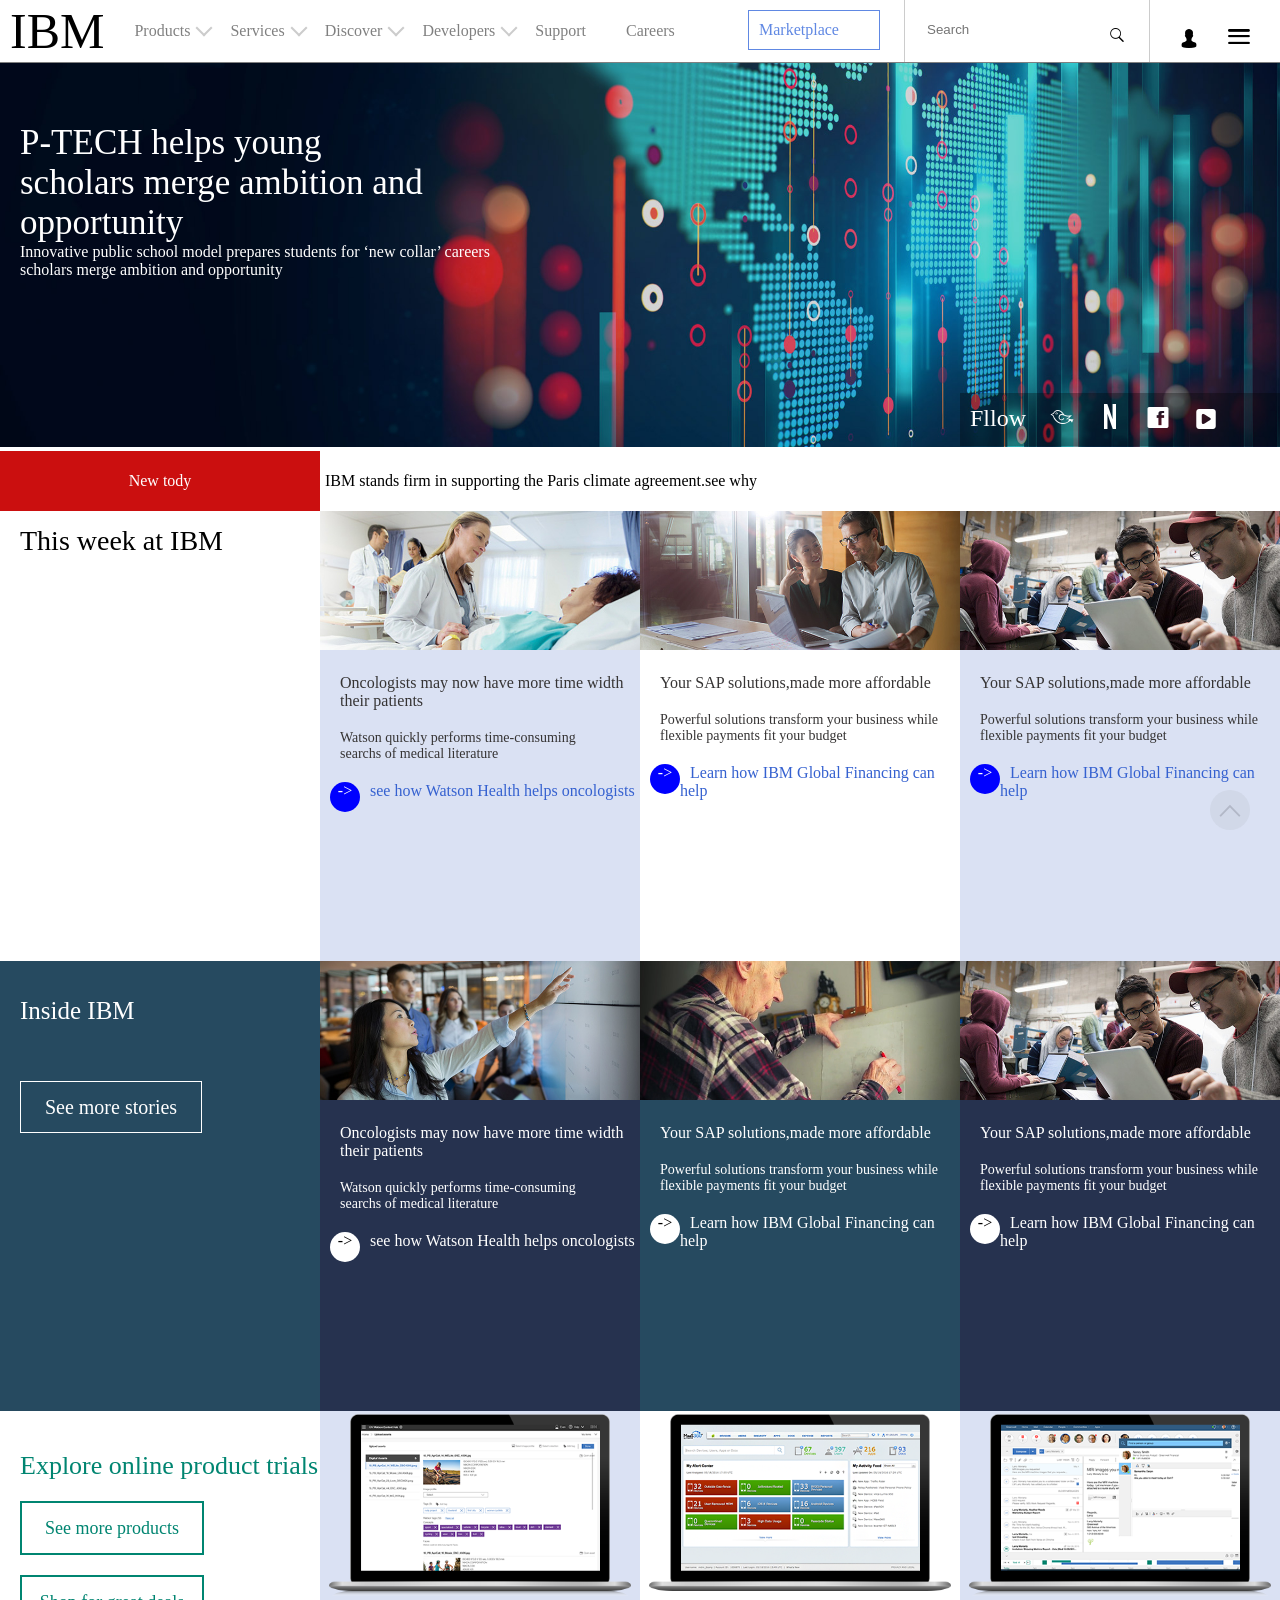
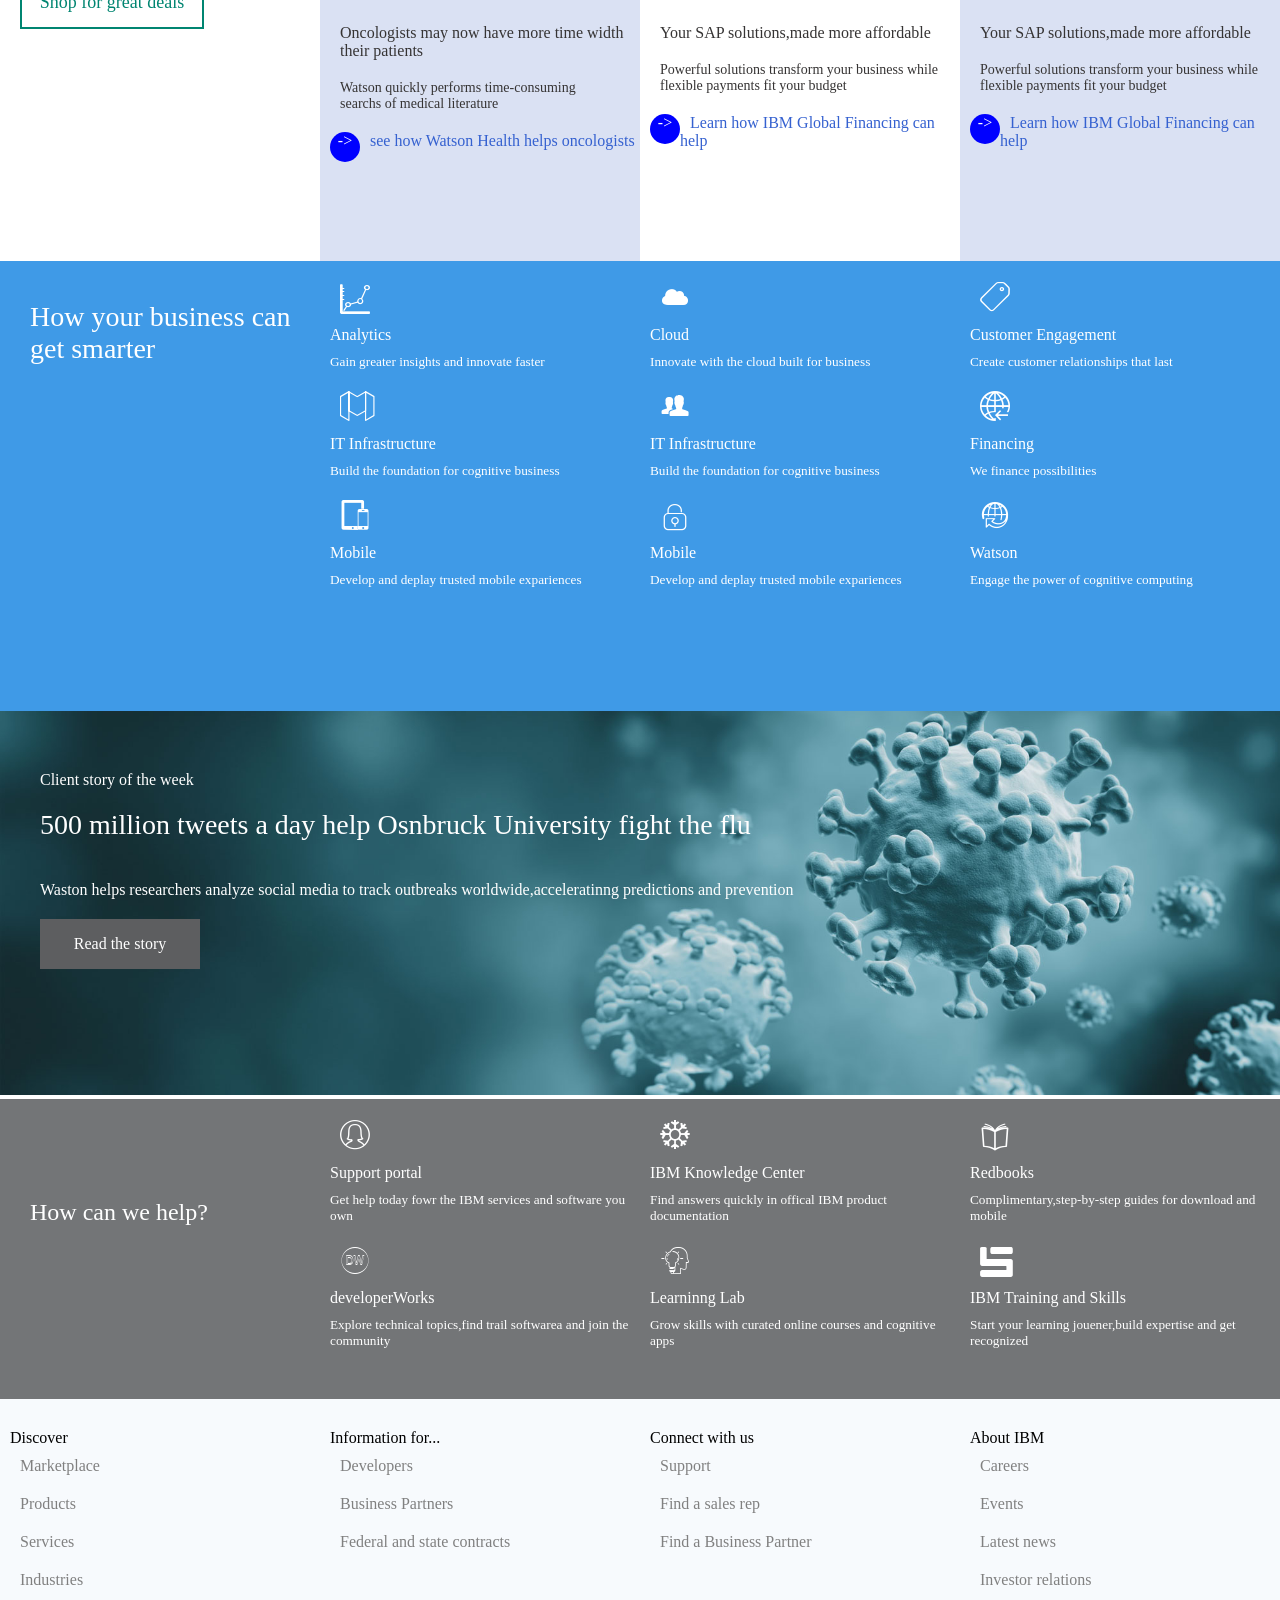
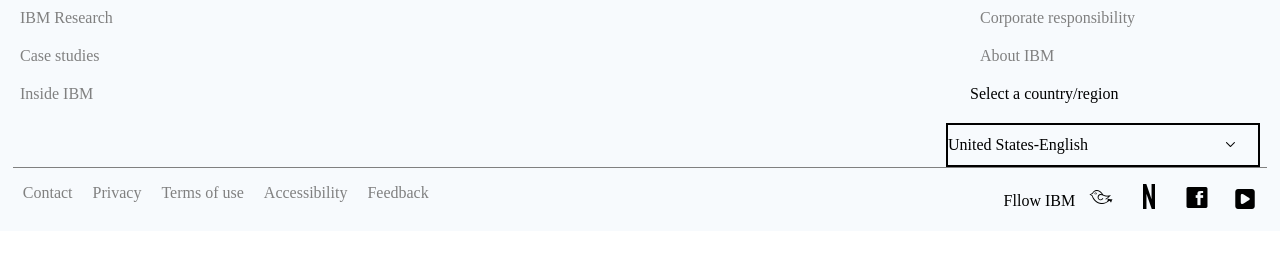
<file: index.html>
<!DOCTYPE html>
<html>
<head>
	<meta charset="utf-8">
	<meta http-equiv="X-UA-Compatible" content="IE=edge">
	<title></title>
	<link rel="stylesheet" href="css/IBM.css">
	<link rel="stylesheet" type="text/css" href="icfont/iconfont.css">
	<script src="js/jquery-1.11.3.js"></script>
	<script src="js/IBM.js"></script>
</head>
<body>
	<!-- 头部 -->
		<div class="heading">
			<h1>IBM</h1>
			<ul class="nav">
				<li>
					<a href="">Products</a>				
					<p></p>
				</li>
				<li>
					<a href="">Services</a>
					<p></p>
				</li><li>
					<a href="">Discover</a>
					<p></p>
				</li>
				<li>
					<a href="">Developers</a>
					<p></p>
				</li>
				<li>
					<a href="">Support</a>
				</li>
				<li>
					<a href="">Careers</a>
				</li>
			</ul>
			<div class="mark">Marketplace</div>
			<div class="search">
			  <input type="text" placeholder="Search">
				<div class="icon">&#xe634;</div>		
			</div>			
			<div class="icon1">&#xe61b;</div>	
			<div class="icon2">&#xe6f4;</div>			
			<ul class="login">
				<li>My IBM</li>
				<li>Sign in</li>
			</ul>
			<ul class="navList">
				<li>Case studies</li>
				<li>Inside IBM</li>
				<li>Industries</li>
				<li>Latest news</li>
				<li>Latest news</li>
			</ul>														
		</div>
		<div class="banner">			
			<div class="banImage">
				<img src="image/banner.jpg" alt="">
			</div>
			<div class="banWord">
				<h2>P-TECH helps young </h2>
				<h3>scholars merge ambition and opportunity</h3>
				<h4>Innovative public school model prepares students for ‘new collar’ careers</h4>	
				<h4>scholars merge ambition and opportunity</h4>					
			</div>
			<div class="banIcon">
				<span>Fllow</span>		
				<span>&#xe621;</span>		
				<span>&#xe62d;</span>		
				<span>&#xe661;</span>		
				<span>&#xe612;</span>		
			</div>		
		</div>
		<div class="today">
			<div class="dayLeft">New tody</div>
			<div class="dayRight">IBM stands firm in supporting the Paris climate agreement.see why</div>						
		</div>
		<div class="weekly">
			<div class="weeklyL">
				<p>This week at IBM</p>
			</div>
			<div class="weeklyC">
				<div><img src="image/patients.jpg" alt=""></div>
				<h4>Oncologists may now have more time width their patients</h4>
				<h5>Watson quickly performs time-consuming searchs of medical literature</h5>
				<div class="sign">-></div>
				<span>see how Watson Health helps oncologists</span>				
			</div>
			<div class="weeklyC">
				<div><img src="image/sap.jpg" alt=""></div>
				<h4>Your SAP solutions,made more affordable</h4>
				<h5>Powerful solutions transform your business while flexible payments fit your budget</h5>
				<div class="sign">-></div>
				<span>Learn how IBM Global Financing can help</span>				
			</div>			
			<div class="weeklyC">
				<div><img src="image/deve.jpg" alt=""></div>
				<h4>Your SAP solutions,made more affordable</h4>
				<h5>Powerful solutions transform your business while flexible payments fit your budget</h5>
				<div class="sign">-></div>
				<span>Learn how IBM Global Financing can help</span>
				
			</div>
		</div>
		<div class="inIbm">
			<div class="inibmL">
				<h5>Inside IBM</h5>
				<p>See more stories</p>
			</div>
			<div class="inibmC">
				<div><img src="image/digital.jpg" alt=""></div>
				<h4>Oncologists may now have more time width their patients</h4>
				<h5>Watson quickly performs time-consuming searchs of medical literature</h5>
				<div class="sign">-></div>
				<span>see how Watson Health helps oncologists</span>				
			</div>
			<div class="inibmC">
				<div><img src="image/disdease.jpg" alt=""></div>
				<h4>Your SAP solutions,made more affordable</h4>
				<h5>Powerful solutions transform your business while flexible payments fit your budget</h5>
				<div class="sign">-></div>
				<span>Learn how IBM Global Financing can help</span>				
			</div>			
			<div class="inibmC">
				<div><img src="image/deve.jpg" alt=""></div>
				<h4>Your SAP solutions,made more affordable</h4>
				<h5>Powerful solutions transform your business while flexible payments fit your budget</h5>
				<div class="sign">-></div>
				<span>Learn how IBM Global Financing can help</span>
				
			</div>
		</div>
		<div class="imbProduct">
			<div class="imbProL">
				<h2>Explore online  product trials</h2>
				<p>See more products</p>
				<p>Shop for great deals</p>
			</div>
			<div class="imbProC">
				<div><img src="image/TV1.png" alt=""></div>
				<h4>Oncologists may now have more time width their patients</h4>
				<h5>Watson quickly performs time-consuming searchs of medical literature</h5>
				<div class="sign">-></div>
				<span>see how Watson Health helps oncologists</span>				
			</div>
			<div class="imbProC">
				<div><img src="image/TV2.png" alt=""></div>
				<h4>Your SAP solutions,made more affordable</h4>
				<h5>Powerful solutions transform your business while flexible payments fit your budget</h5>
				<div class="sign">-></div>
				<span>Learn how IBM Global Financing can help</span>				
			</div>			
			<div class="imbProC">
				<div><img src="image/TV3.png" alt=""></div>
				<h4>Your SAP solutions,made more affordable</h4>
				<h5>Powerful solutions transform your business while flexible payments fit your budget</h5>
				<div class="sign">-></div>
				<span>Learn how IBM Global Financing can help</span>				
			</div>
		</div>
		<div class="ibmBusiness">
			<div class="ibmBusL">
				<h2>How your business can get smarter</h2>
			</div>
			<div class="ibmBus-list">
				<p class="Ana">&#xe60b;</p>
				<h4><a>Analytics</a></h4>
				<h5>Gain greater insights and innovate faster</h5>
				<p class="Ana">&#xe624;</p>
				<h4><a>IT Infrastructure</a></h4>
				<h5>Build the foundation for cognitive business</h5>
				<p class="Ana">&#xe6d6;</p>
				<h4><a>Mobile</a></h4>
				<h5>Develop and deplay trusted mobile expariences</h5>
			</div>
			<div class="ibmBus-list">
				<p class="Ana">&#xe61c;</p>
				<h4><a>Cloud</a></h4>
				<h5>Innovate with the cloud built for business</h5>
				<p class="Ana">&#xe60a;</p>
				<h4><a>IT Infrastructure</a></h4>
				<h5>Build the foundation for cognitive business</h5>
				<p class="Ana">&#xe666;</p>
				<h4><a>Mobile</a></h4>
				<h5>Develop and deplay trusted mobile expariences</h5>
			</div>
			<div class="ibmBus-list">
				<p class="Ana">&#xe629;</p>
				<h4><a>Customer Engagement</a></h4>
				<h5>Create customer relationships that last</h5>
				<p class="Ana">&#xe625;</p>
				<h4><a>Financing</a></h4>
				<h5>We finance possibilities</h5>
				<p class="Ana">&#xe61a;</p>
				<h4><a>Watson</a></h4>
				<h5>Engage the power of cognitive computing</h5>
			</div>
		</div>
		<div class="banner2">			
			<div class="banImage2">
				<img src="image/story.jpg" alt="">
			</div>
			<div class="banWord2">
				<h4>Client story of the week</h4>
				<h2>500 million tweets a day help Osnbruck University fight the flu</h2>
				<h3>Waston helps researchers analyze social media to track outbreaks worldwide,acceleratinng predictions and prevention</h3>
				<p>Read the story</p>			
			</div>
		</div>
		<div class="ibmHlep">
			<div class="ibmHlepL">
				<h2>How can we help?</h2>
			</div>
			<div class="ibmHlep-list">
				<p class="Ana">&#xe6cd;</p>
				<h4><a>Support portal</a></h4>
				<h5>Get help today fowr the IBM services and software you own</h5>
				<p class="Ana">&#xe611;</p>
				<h4><a>developerWorks</a></h4>
				<h5>Explore technical topics,find trail softwarea and join the community</h5>
			</div>
			<div class="ibmHlep-list">
				<p class="Ana">&#xe692;</p>
				<h4><a>IBM Knowledge Center</a></h4>
				<h5>Find answers quickly in offical IBM product documentation</h5>
				<p class="Ana">&#xe609;</p>
				<h4><a>Learninng Lab</a></h4>
				<h5>Grow skills with curated online courses and cognitive apps</h5>
			</div>
			<div class="ibmHlep-list">
				<p class="Ana">&#xe667;</p>
				<h4><a>Redbooks</a></h4>
				<h5>Complimentary,step-by-step guides for download and mobile</h5>
				<p class="Ana">&#xe648;</p>
				<h4><a>IBM Training and Skills</a></h4>
				<h5>Start your learning jouener,build expertise and get recognized</h5>
			</div>
		</div>
		<div class="bottomNav">
			<div class="bottomList">
				<ul>Discover
					<li><a href="">Marketplace</a></li>
					<li><a href="">Products</a></li>
					<li><a href="">Services</a></li>
					<li><a href="">Industries</a></li>
					<li><a href="">IBM Research</a></li>
					<li><a href="">Case studies</a></li>
					<li><a href="">Inside IBM</a></li>
				</ul>	
			</div>
			<div class="bottomList">
				<ul>Information for...
					<li><a href="">Developers</a></li>
					<li><a href="">Business Partners</a></li>
					<li><a href="">Federal and state contracts</a></li>
				</ul>	
			</div>
			<div class="bottomList">
				<ul>Connect with us
					<li><a href="">Support</a></li>
					<li><a href="">Find a sales rep</a></li>
					<li><a href="">Find a Business Partner</a></li>
				</ul>	
			</div>
			<div class="bottomList">
				<ul>About IBM
					<li><a href="">Careers</a></li>
					<li><a href="">Events</a></li>
					<li><a href="">Latest news</a></li>
					<li><a href="">Investor relations</a></li>
					<li><a href="">Corporate responsibility</a></li>
					<li><a href="">About IBM</a></li>
				</ul>
				<div>Select a country/region</div>							
		<!-- 底部的输入框		 -->
			<div class="box">
				<div class="select">
					<input type="text" name="">
					<ul>
						<li>United States-English</li>
						<li>Spanish</li>
						<li>Uzbek</li>
						<li>French</li>
						<li>Spanish</li>
						<li>Uzbek</li>
						<li>French</li>
					</ul>
				</div>
				<div class="content">
					<p>
						<span class="text">United States-English</span> <span class="iconfont-arrow ">&#xe664;</span>
					</p>
				</div>
			</div>								
		</div>			
			
		<div class=footerList>
			<ul>
				<li><a href="">Contact</a></li>
				<li><a href="">Privacy</a></li>
				<li><a href="">Terms of use</a></li>
				<li><a href="">Accessibility</a></li>
				<li><a href="">Feedback</a></li>
			</ul>
			<div class="footIcon">
				<a>Fllow IBM</a>			
				<span>&#xe621;</span>		
				<span>&#xe62d;</span>		
				<span>&#xe661;</span>		
				<span>&#xe612;</span>		
			</div>		
		</div>
		<!-- 置顶 -->
		<div class="return">&#xe66c;</div>
			 		
	<!-- 遮罩页面 -->
		<div class="page">
			<div class="pageSider">
				<ul class="pageNav_1">Find
					<li>All products</li>				
				</ul>
				<ul class="pageNav_2">Explore
					<li>Analytics</li>
					<li>Cloud</li>
					<li>Waston Customer Engagement</li>
					<li>internet of Things</li>
					<li>industyy solutions</li>
					<li>Moble</li>
					<li>security</li>
					<li>Social</li>
					<li>Waston</li>
					<li>Waston</li>
					<li>Waston</li>
				</ul>
			</div>
			<ul class="flybox">
				<li>
					<div class="pageContent">
						<div class="Content_1">
							<h1><a href="">Analytics</a></h1>
								<p>Support portal</p>
								<h6><a href="">Analytics and data management</a></h6>
								<h6><a href="">industry solutions</a></h6>
								<h6><a href="">Enterprise performance management</a></h6>
								<h6><a href="">Waston Analytics</a></h6>
								<h6><a href="">Cloud data sevices</a></h6>
						</div>				
						<div class="Content_2">
							<h3>Transform financial and operational performance</h3>
							<div><img src="image/protection.jpg" alt=""></div>
							<h4><a href="">Make faster decisions when you automate your manual</a></h4>
							<h5><a href="">processes for planning, budgeting and forecasting</a></h5>
						</div>					
					</div>
				</li>

				<li>
					<div class="pageContent">
						<div class="Content_1">
							<h1><a href="">Discover</a></h1>
							<p>developerWorks</p>
								<h6><a href=""> Federal and state contracts</a></h6>
								<h6><a href="">Business Partners</a></h6>
								<h6><a href="">your business</a></h6>
								<h6><a href="">Developers</a></h6>
								<h6><a href=""> wston club</a></h6>
						</div>				
						<div class="Content_2">
							<h3>Transform financial and operational performance</h3>
							<div><img src="image/deve.jpg" alt=""></div>
							<h4><a href="">Make faster decisions when you automate your manual</a></h4>
							<h5><a href="">processes for planning, budgeting and forecasting</a></h5>
						</div>					
					</div>
				</li>
				<li>
					<div class="pageContent">
						<div class="Content_1">
							<h1><a href="">Products</a></h1>
							<p>Redbooks</p>
							<h6><a href="">Connect with us</a></h6>
							<h6><a href="">Support</a></h6>
							<h6><a href="">Find a sales rep</a></h6>
							<h6><a href="">Waston Analytics</a></h6>
							<h6><a href=""> Find a Business Partner</a></h6>
						</div>				
						<div class="Content_2">
							<h3>Transform financial and operational performance</h3>
							<div><img src="image/disdease.jpg" alt=""></div>
							<h4><a href="">Make faster decisions when you automate your manual</a></h4>
							<h5><a href="">processes for planning, budgeting and forecasting</a></h5>
						</div>					
					</div>
				</li>

				<li>
					<div class="pageContent">
						<div class="Content_1">
							<h1><a href="">Case Studies</a></h1>
							<p>Learning Lap</p>
							<h6><a href=""> Careers </a></h6>
							<h6><a href="">Events</a></h6>
							<h6><a href="">Latest news</a></h6>
							<h6><a href="">Investor relations</a></h6>
							<h6><a href=""> Corporate responsibility</a></h6>
						</div>				
						<div class="Content_2">
							<h3>Transform financial and operational performance</h3>
							<div><img src="image/digital.jpg" alt=""></div>
							<h4><a href="">Make faster decisions when you automate your manual</a></h4>
							<h5><a href="">processes for planning, budgeting and forecasting</a></h5>
						</div>					
					</div>
				</li>

				<li>
					<div class="pageContent">
						<div class="Content_1">
							<h1><a href="">Case Studies</a></h1>
							<p>Customer Engagement</p>
							<h6><a href=""> IBM Research </a></h6>
							<h6><a href="">Inside IBM</a></h6>
							<h6><a href="">Case studies</a></h6>
							<h6><a href="">Investor relations</a></h6>
							<h6><a href=""> Corporate responsibility</a></h6>
							<h6><a href="">Investor relations</a></h6>							
						</div>				
						<div class="Content_2">
							<h3>Transform financial and operational performance</h3>
							<div><img src="image/patients.jpg" alt=""></div>
							<h4><a href="">Make faster decisions when you automate your manual</a></h4>
							<h5><a href="">processes for planning, budgeting and forecasting</a></h5>
						</div>					
					</div>
				</li>

				<li>
					<div class="pageContent">
						<div class="Content_1">
							<h1><a href="">Case Studies</a></h1>
							<p>Customer Engagement</p>
							<h6><a href=""> Investor relations </a></h6>
							<h6><a href="">Inside IBM</a></h6>
							<h6><a href="">Case studies</a></h6>
							<h6><a href="">IBM Research</a></h6>
							<h6><a href=""> Find a sales rep</a></h6>
							<h6><a href="">Corporate responsibility</a></h6>							
						</div>				
						<div class="Content_2">
							<h3>Transform financial and operational performance</h3>
							<div><img src="image/sap.jpg" alt=""></div>
							<h4><a href="">Make faster decisions when you automate your manual</a></h4>
							<h5><a href="">processes for planning, budgeting and forecasting</a></h5>
						</div>					
					</div>
				</li>
			</ul>

			<div class="arrow"></div>		
		</div>
	<!-- 侧边栏 -->
		<div class="sider">
			<div class="siderLeft"></div>
			<div class="sideRight">
				<div class="siderTop">×</div>
				<p>Marketplace</p>
				<div class="list">Products</div>
				<ul class="sec-list">						
					<li><a href="">All products</a></li>
					<li><a href="">Analytics</a></li>
					<li><a href="">Cloud</a></li>
					<li><a href="">Waston Customer Engagement</a></li>
					<li><a href="">internet of Things</a></li>
					<li><a href="">Mo ble</a></li>
					<li><a href="">security</a></li>
					<li><a href="">Social</a></li>
					<li><a href="">Waston</a></li>
				</ul>				
				<div class="list">Services</div>
				<ul class="sec-list">						
					<li><a href="">Business consulting</a></li>
					<li><a href="">Techology services</a></li>
					<li><a href="">Finacing</a></li>
					<li><a href="">Industry</a></li>
					<li><a href="">Training and skills</a></li>	
				</ul>
				<div class="list">Products</div>
				<ul class="sec-list">									
					<li><a href="">Business consulting</a></li>
					<li><a href="">Techology services</a></li>
					<li><a href="">Finacing</a></li>
					<li><a href="">Industry</a></li>
					<li><a href="">Training and skills</a></li>	
				</ul>									
			</div>												
		</div>		
</body>
</html>
</file>
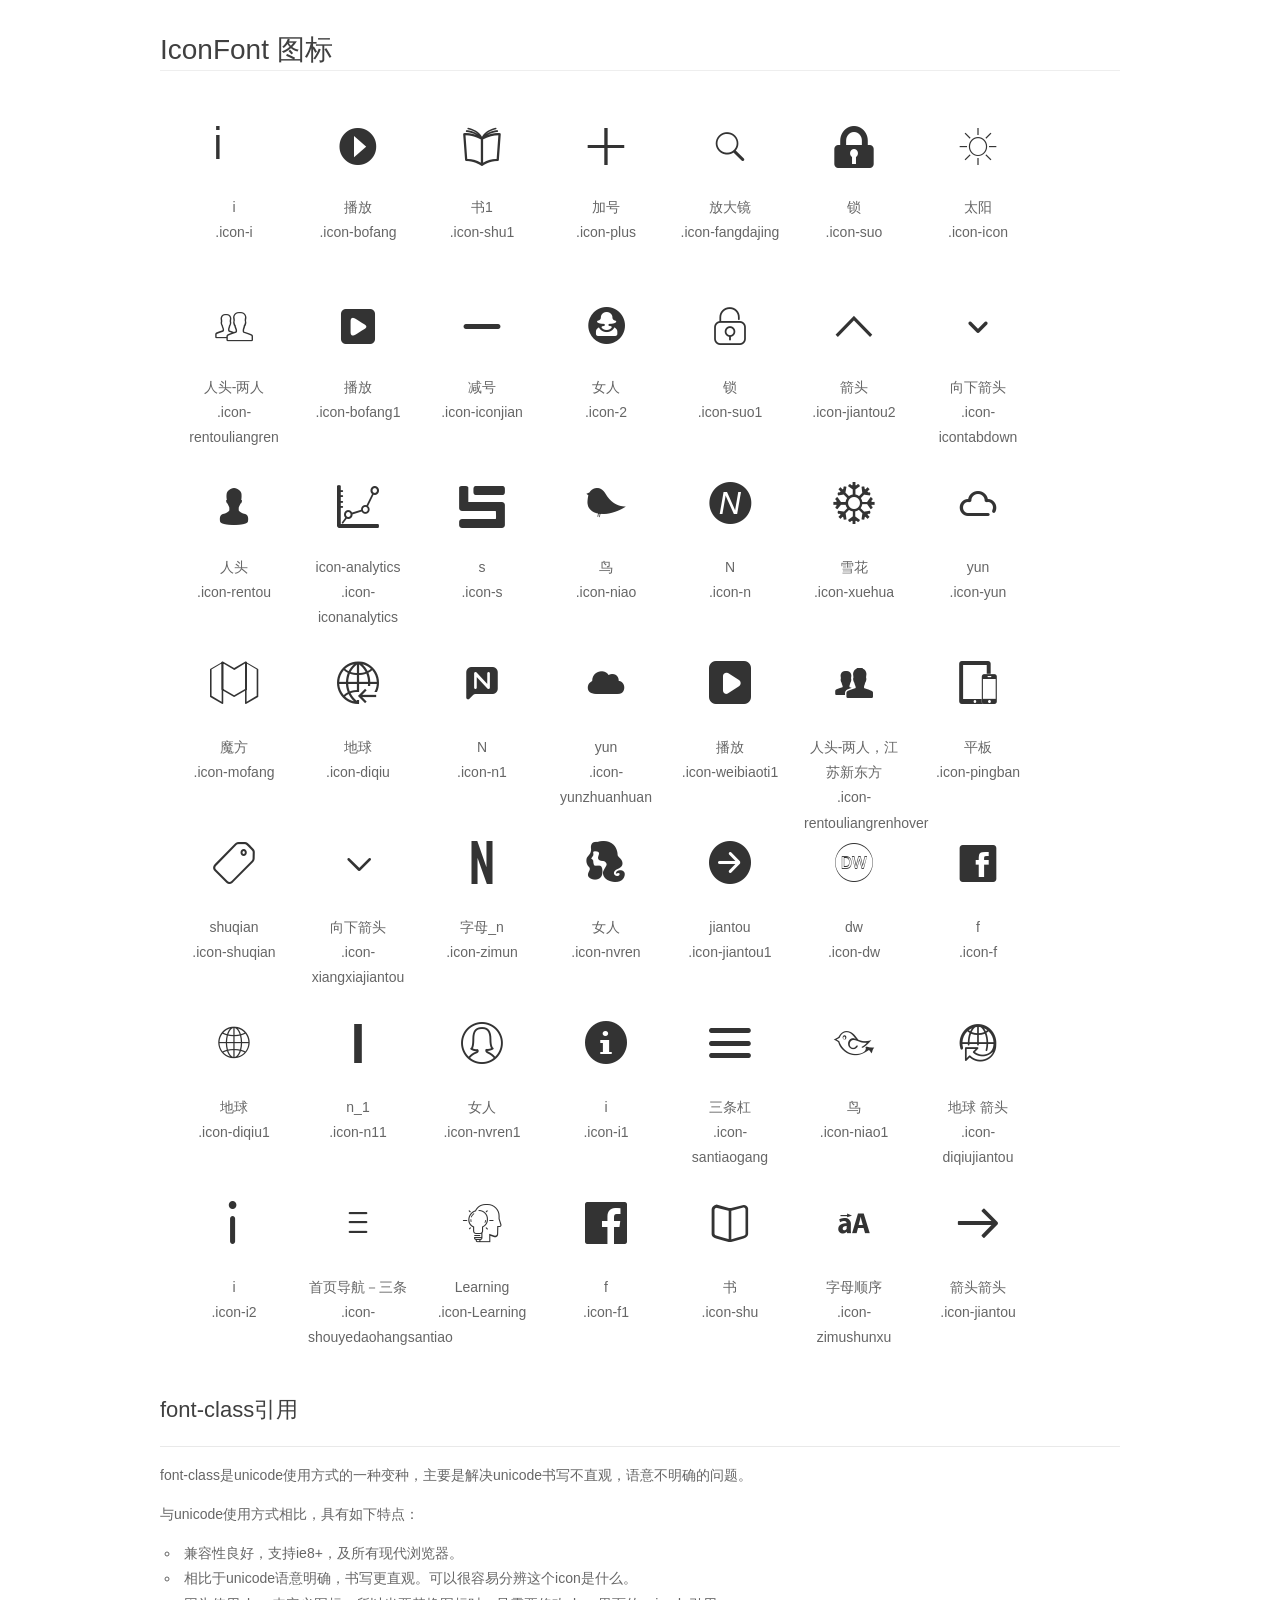
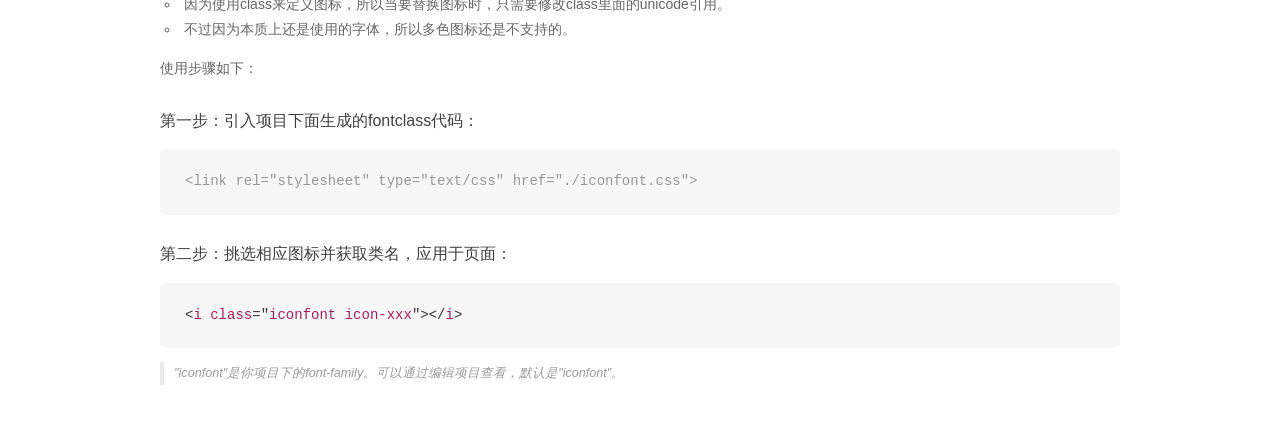
<file: icfont/demo_fontclass.html>
<!DOCTYPE html>
<html>
<head>
    <meta charset="utf-8"/>
    <title>IconFont</title>
    <link rel="stylesheet" href="demo.css">
    <link rel="stylesheet" href="iconfont.css">
</head>
<body>
    <div class="main markdown">
        <h1>IconFont 图标</h1>
        <ul class="icon_lists clear">
            
                <li>
                <i class="icon iconfont icon-i"></i>
                    <div class="name">i</div>
                    <div class="fontclass">.icon-i</div>
                </li>
            
                <li>
                <i class="icon iconfont icon-bofang"></i>
                    <div class="name">播放</div>
                    <div class="fontclass">.icon-bofang</div>
                </li>
            
                <li>
                <i class="icon iconfont icon-shu1"></i>
                    <div class="name">书1</div>
                    <div class="fontclass">.icon-shu1</div>
                </li>
            
                <li>
                <i class="icon iconfont icon-plus"></i>
                    <div class="name">加号</div>
                    <div class="fontclass">.icon-plus</div>
                </li>
            
                <li>
                <i class="icon iconfont icon-fangdajing"></i>
                    <div class="name">放大镜</div>
                    <div class="fontclass">.icon-fangdajing</div>
                </li>
            
                <li>
                <i class="icon iconfont icon-suo"></i>
                    <div class="name">锁</div>
                    <div class="fontclass">.icon-suo</div>
                </li>
            
                <li>
                <i class="icon iconfont icon-icon"></i>
                    <div class="name">太阳</div>
                    <div class="fontclass">.icon-icon</div>
                </li>
            
                <li>
                <i class="icon iconfont icon-rentouliangren"></i>
                    <div class="name">人头-两人</div>
                    <div class="fontclass">.icon-rentouliangren</div>
                </li>
            
                <li>
                <i class="icon iconfont icon-bofang1"></i>
                    <div class="name">播放</div>
                    <div class="fontclass">.icon-bofang1</div>
                </li>
            
                <li>
                <i class="icon iconfont icon-iconjian"></i>
                    <div class="name">减号</div>
                    <div class="fontclass">.icon-iconjian</div>
                </li>
            
                <li>
                <i class="icon iconfont icon-2"></i>
                    <div class="name">女人</div>
                    <div class="fontclass">.icon-2</div>
                </li>
            
                <li>
                <i class="icon iconfont icon-suo1"></i>
                    <div class="name">锁</div>
                    <div class="fontclass">.icon-suo1</div>
                </li>
            
                <li>
                <i class="icon iconfont icon-jiantou2"></i>
                    <div class="name">箭头</div>
                    <div class="fontclass">.icon-jiantou2</div>
                </li>
            
                <li>
                <i class="icon iconfont icon-icontabdown"></i>
                    <div class="name">向下箭头</div>
                    <div class="fontclass">.icon-icontabdown</div>
                </li>
            
                <li>
                <i class="icon iconfont icon-rentou"></i>
                    <div class="name">人头</div>
                    <div class="fontclass">.icon-rentou</div>
                </li>
            
                <li>
                <i class="icon iconfont icon-iconanalytics"></i>
                    <div class="name">icon-analytics</div>
                    <div class="fontclass">.icon-iconanalytics</div>
                </li>
            
                <li>
                <i class="icon iconfont icon-s"></i>
                    <div class="name">s</div>
                    <div class="fontclass">.icon-s</div>
                </li>
            
                <li>
                <i class="icon iconfont icon-niao"></i>
                    <div class="name">鸟</div>
                    <div class="fontclass">.icon-niao</div>
                </li>
            
                <li>
                <i class="icon iconfont icon-n"></i>
                    <div class="name">N</div>
                    <div class="fontclass">.icon-n</div>
                </li>
            
                <li>
                <i class="icon iconfont icon-xuehua"></i>
                    <div class="name">雪花</div>
                    <div class="fontclass">.icon-xuehua</div>
                </li>
            
                <li>
                <i class="icon iconfont icon-yun"></i>
                    <div class="name">yun</div>
                    <div class="fontclass">.icon-yun</div>
                </li>
            
                <li>
                <i class="icon iconfont icon-mofang"></i>
                    <div class="name">魔方</div>
                    <div class="fontclass">.icon-mofang</div>
                </li>
            
                <li>
                <i class="icon iconfont icon-diqiu"></i>
                    <div class="name">地球</div>
                    <div class="fontclass">.icon-diqiu</div>
                </li>
            
                <li>
                <i class="icon iconfont icon-n1"></i>
                    <div class="name">N</div>
                    <div class="fontclass">.icon-n1</div>
                </li>
            
                <li>
                <i class="icon iconfont icon-yunzhuanhuan"></i>
                    <div class="name">yun</div>
                    <div class="fontclass">.icon-yunzhuanhuan</div>
                </li>
            
                <li>
                <i class="icon iconfont icon-weibiaoti1"></i>
                    <div class="name">播放</div>
                    <div class="fontclass">.icon-weibiaoti1</div>
                </li>
            
                <li>
                <i class="icon iconfont icon-rentouliangrenhover"></i>
                    <div class="name">人头-两人，江苏新东方</div>
                    <div class="fontclass">.icon-rentouliangrenhover</div>
                </li>
            
                <li>
                <i class="icon iconfont icon-pingban"></i>
                    <div class="name">平板</div>
                    <div class="fontclass">.icon-pingban</div>
                </li>
            
                <li>
                <i class="icon iconfont icon-shuqian"></i>
                    <div class="name">shuqian</div>
                    <div class="fontclass">.icon-shuqian</div>
                </li>
            
                <li>
                <i class="icon iconfont icon-xiangxiajiantou"></i>
                    <div class="name">向下箭头</div>
                    <div class="fontclass">.icon-xiangxiajiantou</div>
                </li>
            
                <li>
                <i class="icon iconfont icon-zimun"></i>
                    <div class="name">字母_n</div>
                    <div class="fontclass">.icon-zimun</div>
                </li>
            
                <li>
                <i class="icon iconfont icon-nvren"></i>
                    <div class="name">女人</div>
                    <div class="fontclass">.icon-nvren</div>
                </li>
            
                <li>
                <i class="icon iconfont icon-jiantou1"></i>
                    <div class="name">jiantou</div>
                    <div class="fontclass">.icon-jiantou1</div>
                </li>
            
                <li>
                <i class="icon iconfont icon-dw"></i>
                    <div class="name">dw</div>
                    <div class="fontclass">.icon-dw</div>
                </li>
            
                <li>
                <i class="icon iconfont icon-f"></i>
                    <div class="name">f</div>
                    <div class="fontclass">.icon-f</div>
                </li>
            
                <li>
                <i class="icon iconfont icon-diqiu1"></i>
                    <div class="name">地球</div>
                    <div class="fontclass">.icon-diqiu1</div>
                </li>
            
                <li>
                <i class="icon iconfont icon-n11"></i>
                    <div class="name">n_1</div>
                    <div class="fontclass">.icon-n11</div>
                </li>
            
                <li>
                <i class="icon iconfont icon-nvren1"></i>
                    <div class="name">女人</div>
                    <div class="fontclass">.icon-nvren1</div>
                </li>
            
                <li>
                <i class="icon iconfont icon-i1"></i>
                    <div class="name">i</div>
                    <div class="fontclass">.icon-i1</div>
                </li>
            
                <li>
                <i class="icon iconfont icon-santiaogang"></i>
                    <div class="name">三条杠</div>
                    <div class="fontclass">.icon-santiaogang</div>
                </li>
            
                <li>
                <i class="icon iconfont icon-niao1"></i>
                    <div class="name">鸟</div>
                    <div class="fontclass">.icon-niao1</div>
                </li>
            
                <li>
                <i class="icon iconfont icon-diqiujiantou"></i>
                    <div class="name">地球 箭头</div>
                    <div class="fontclass">.icon-diqiujiantou</div>
                </li>
            
                <li>
                <i class="icon iconfont icon-i2"></i>
                    <div class="name">i</div>
                    <div class="fontclass">.icon-i2</div>
                </li>
            
                <li>
                <i class="icon iconfont icon-shouyedaohangsantiao"></i>
                    <div class="name">首页导航－三条</div>
                    <div class="fontclass">.icon-shouyedaohangsantiao</div>
                </li>
            
                <li>
                <i class="icon iconfont icon-Learning"></i>
                    <div class="name">Learning</div>
                    <div class="fontclass">.icon-Learning</div>
                </li>
            
                <li>
                <i class="icon iconfont icon-f1"></i>
                    <div class="name">f</div>
                    <div class="fontclass">.icon-f1</div>
                </li>
            
                <li>
                <i class="icon iconfont icon-shu"></i>
                    <div class="name">书</div>
                    <div class="fontclass">.icon-shu</div>
                </li>
            
                <li>
                <i class="icon iconfont icon-zimushunxu"></i>
                    <div class="name">字母顺序</div>
                    <div class="fontclass">.icon-zimushunxu</div>
                </li>
            
                <li>
                <i class="icon iconfont icon-jiantou"></i>
                    <div class="name">箭头箭头</div>
                    <div class="fontclass">.icon-jiantou</div>
                </li>
            
        </ul>

        <h2 id="font-class-">font-class引用</h2>
        <hr>

        <p>font-class是unicode使用方式的一种变种，主要是解决unicode书写不直观，语意不明确的问题。</p>
        <p>与unicode使用方式相比，具有如下特点：</p>
        <ul>
        <li>兼容性良好，支持ie8+，及所有现代浏览器。</li>
        <li>相比于unicode语意明确，书写更直观。可以很容易分辨这个icon是什么。</li>
        <li>因为使用class来定义图标，所以当要替换图标时，只需要修改class里面的unicode引用。</li>
        <li>不过因为本质上还是使用的字体，所以多色图标还是不支持的。</li>
        </ul>
        <p>使用步骤如下：</p>
        <h3 id="-fontclass-">第一步：引入项目下面生成的fontclass代码：</h3>


        <pre><code class="lang-js hljs javascript"><span class="hljs-comment">&lt;link rel="stylesheet" type="text/css" href="./iconfont.css"&gt;</span></code></pre>
        <h3 id="-">第二步：挑选相应图标并获取类名，应用于页面：</h3>
        <pre><code class="lang-css hljs">&lt;<span class="hljs-selector-tag">i</span> <span class="hljs-selector-tag">class</span>="<span class="hljs-selector-tag">iconfont</span> <span class="hljs-selector-tag">icon-xxx</span>"&gt;&lt;/<span class="hljs-selector-tag">i</span>&gt;</code></pre>
        <blockquote>
        <p>"iconfont"是你项目下的font-family。可以通过编辑项目查看，默认是"iconfont"。</p>
        </blockquote>
    </div>
</body>
</html>
</file>
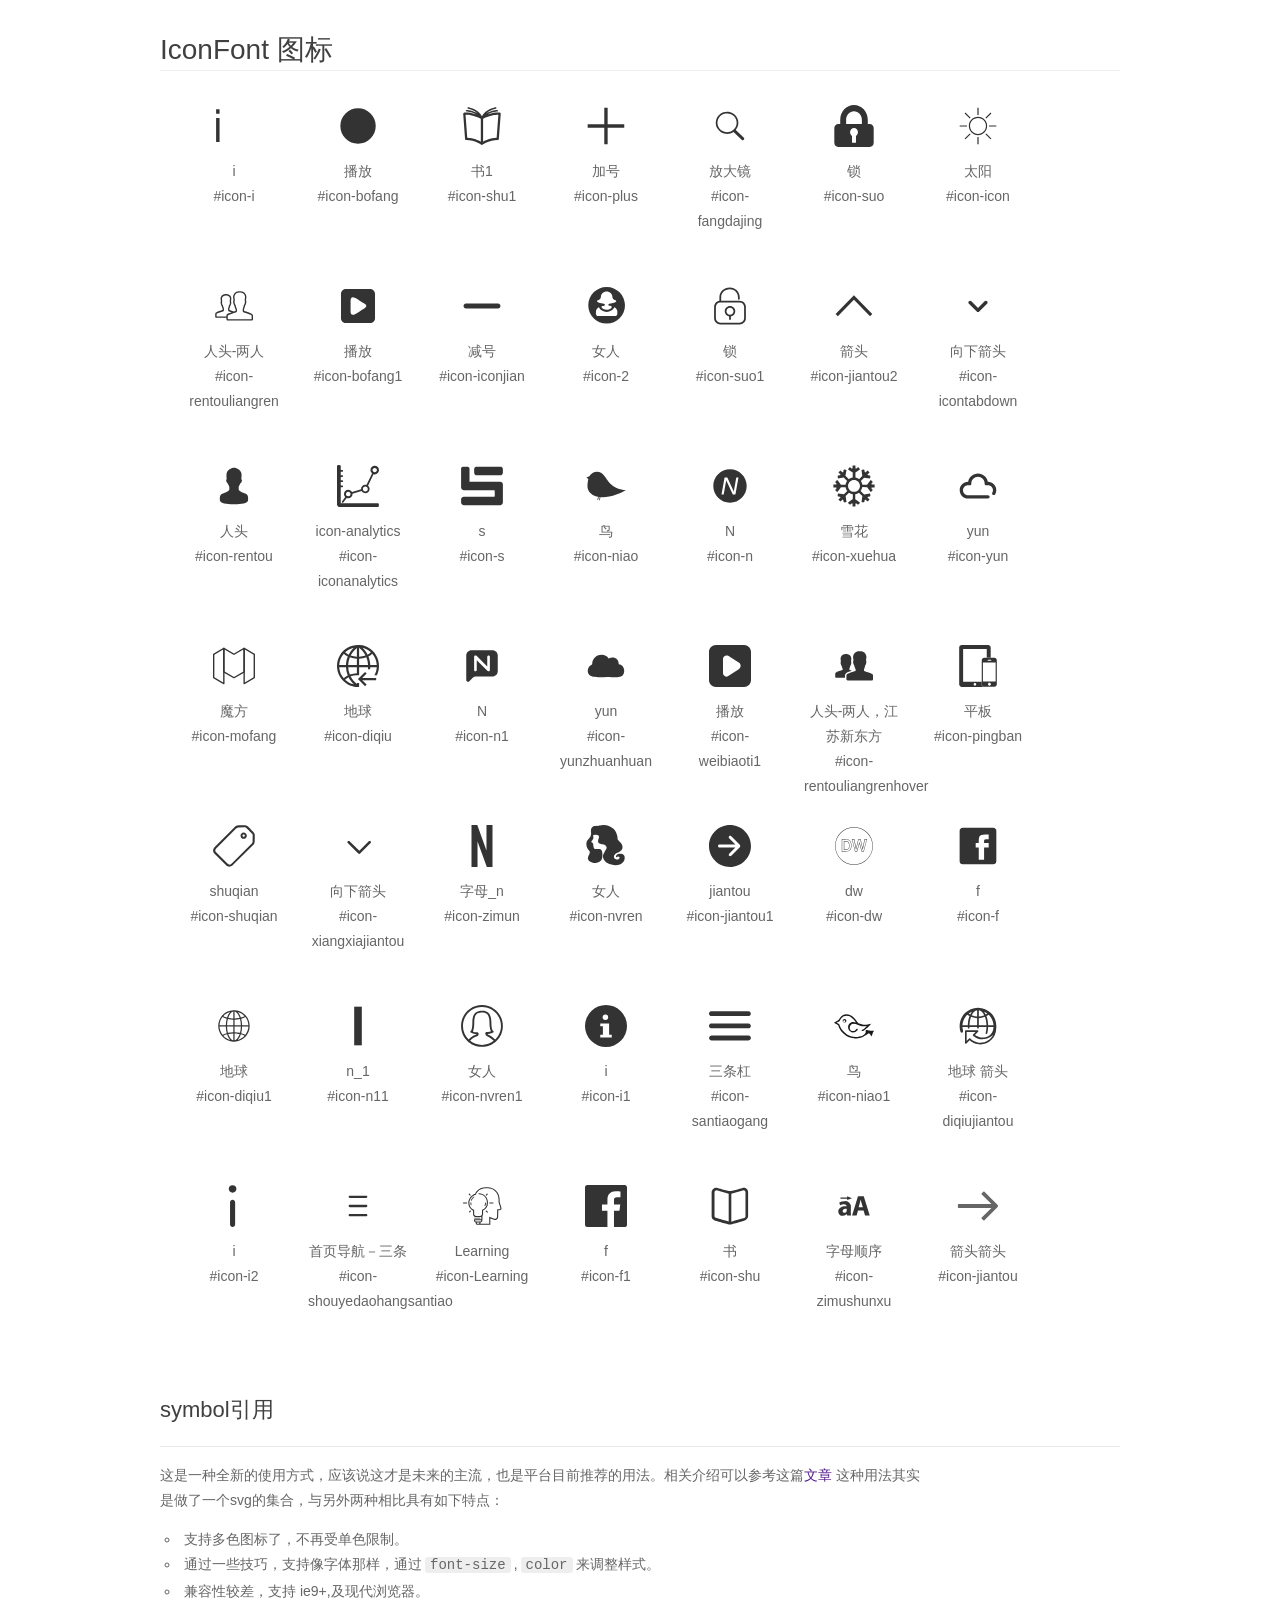
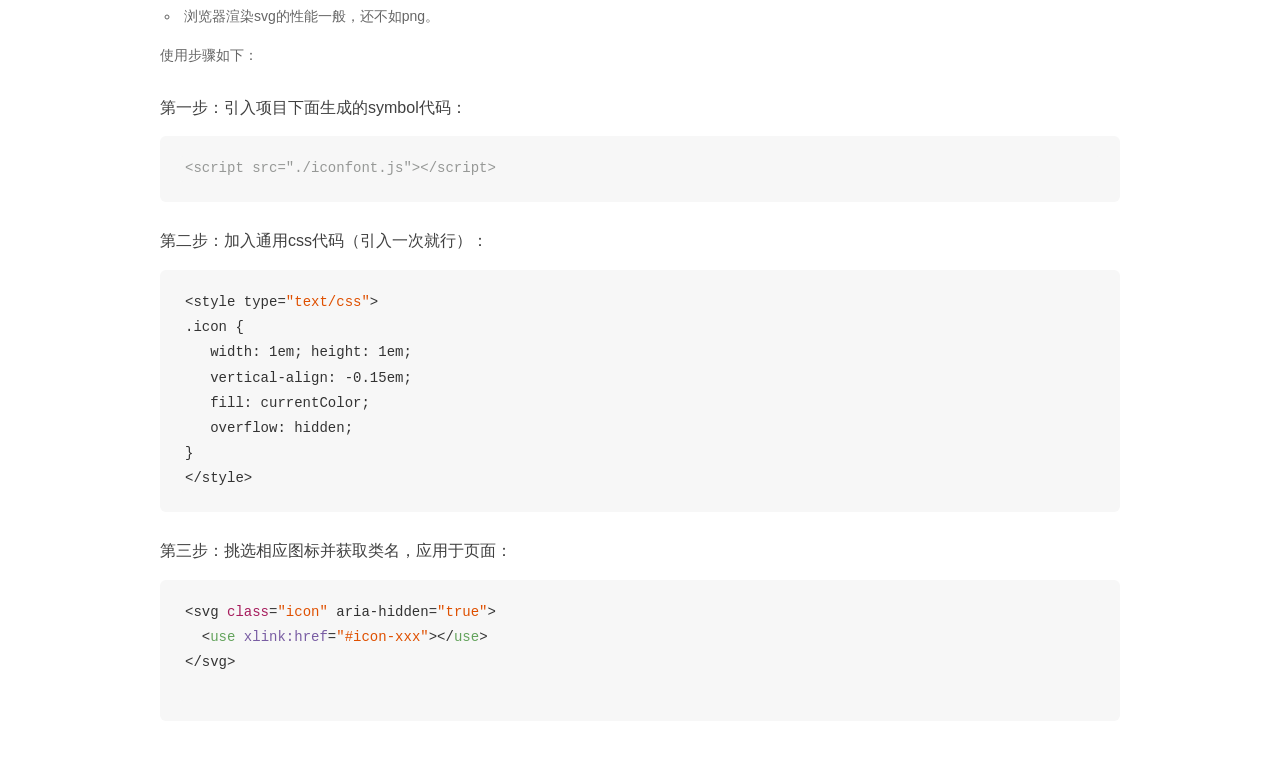
<file: icfont/demo_symbol.html>
<!DOCTYPE html>
<html>
<head>
    <meta charset="utf-8"/>
    <title>IconFont</title>
    <link rel="stylesheet" href="demo.css">
    <script src="iconfont.js"></script>

    <style type="text/css">
        .icon {
          /* 通过设置 font-size 来改变图标大小 */
          width: 1em; height: 1em;
          /* 图标和文字相邻时，垂直对齐 */
          vertical-align: -0.15em;
          /* 通过设置 color 来改变 SVG 的颜色/fill */
          fill: currentColor;
          /* path 和 stroke 溢出 viewBox 部分在 IE 下会显示
             normalize.css 中也包含这行 */
          overflow: hidden;
        }

    </style>
</head>
<body>
    <div class="main markdown">
        <h1>IconFont 图标</h1>
        <ul class="icon_lists clear">
            
                <li>
                    <svg class="icon" aria-hidden="true">
                        <use xlink:href="#icon-i"></use>
                    </svg>
                    <div class="name">i</div>
                    <div class="fontclass">#icon-i</div>
                </li>
            
                <li>
                    <svg class="icon" aria-hidden="true">
                        <use xlink:href="#icon-bofang"></use>
                    </svg>
                    <div class="name">播放</div>
                    <div class="fontclass">#icon-bofang</div>
                </li>
            
                <li>
                    <svg class="icon" aria-hidden="true">
                        <use xlink:href="#icon-shu1"></use>
                    </svg>
                    <div class="name">书1</div>
                    <div class="fontclass">#icon-shu1</div>
                </li>
            
                <li>
                    <svg class="icon" aria-hidden="true">
                        <use xlink:href="#icon-plus"></use>
                    </svg>
                    <div class="name">加号</div>
                    <div class="fontclass">#icon-plus</div>
                </li>
            
                <li>
                    <svg class="icon" aria-hidden="true">
                        <use xlink:href="#icon-fangdajing"></use>
                    </svg>
                    <div class="name">放大镜</div>
                    <div class="fontclass">#icon-fangdajing</div>
                </li>
            
                <li>
                    <svg class="icon" aria-hidden="true">
                        <use xlink:href="#icon-suo"></use>
                    </svg>
                    <div class="name">锁</div>
                    <div class="fontclass">#icon-suo</div>
                </li>
            
                <li>
                    <svg class="icon" aria-hidden="true">
                        <use xlink:href="#icon-icon"></use>
                    </svg>
                    <div class="name">太阳</div>
                    <div class="fontclass">#icon-icon</div>
                </li>
            
                <li>
                    <svg class="icon" aria-hidden="true">
                        <use xlink:href="#icon-rentouliangren"></use>
                    </svg>
                    <div class="name">人头-两人</div>
                    <div class="fontclass">#icon-rentouliangren</div>
                </li>
            
                <li>
                    <svg class="icon" aria-hidden="true">
                        <use xlink:href="#icon-bofang1"></use>
                    </svg>
                    <div class="name">播放</div>
                    <div class="fontclass">#icon-bofang1</div>
                </li>
            
                <li>
                    <svg class="icon" aria-hidden="true">
                        <use xlink:href="#icon-iconjian"></use>
                    </svg>
                    <div class="name">减号</div>
                    <div class="fontclass">#icon-iconjian</div>
                </li>
            
                <li>
                    <svg class="icon" aria-hidden="true">
                        <use xlink:href="#icon-2"></use>
                    </svg>
                    <div class="name">女人</div>
                    <div class="fontclass">#icon-2</div>
                </li>
            
                <li>
                    <svg class="icon" aria-hidden="true">
                        <use xlink:href="#icon-suo1"></use>
                    </svg>
                    <div class="name">锁</div>
                    <div class="fontclass">#icon-suo1</div>
                </li>
            
                <li>
                    <svg class="icon" aria-hidden="true">
                        <use xlink:href="#icon-jiantou2"></use>
                    </svg>
                    <div class="name">箭头</div>
                    <div class="fontclass">#icon-jiantou2</div>
                </li>
            
                <li>
                    <svg class="icon" aria-hidden="true">
                        <use xlink:href="#icon-icontabdown"></use>
                    </svg>
                    <div class="name">向下箭头</div>
                    <div class="fontclass">#icon-icontabdown</div>
                </li>
            
                <li>
                    <svg class="icon" aria-hidden="true">
                        <use xlink:href="#icon-rentou"></use>
                    </svg>
                    <div class="name">人头</div>
                    <div class="fontclass">#icon-rentou</div>
                </li>
            
                <li>
                    <svg class="icon" aria-hidden="true">
                        <use xlink:href="#icon-iconanalytics"></use>
                    </svg>
                    <div class="name">icon-analytics</div>
                    <div class="fontclass">#icon-iconanalytics</div>
                </li>
            
                <li>
                    <svg class="icon" aria-hidden="true">
                        <use xlink:href="#icon-s"></use>
                    </svg>
                    <div class="name">s</div>
                    <div class="fontclass">#icon-s</div>
                </li>
            
                <li>
                    <svg class="icon" aria-hidden="true">
                        <use xlink:href="#icon-niao"></use>
                    </svg>
                    <div class="name">鸟</div>
                    <div class="fontclass">#icon-niao</div>
                </li>
            
                <li>
                    <svg class="icon" aria-hidden="true">
                        <use xlink:href="#icon-n"></use>
                    </svg>
                    <div class="name">N</div>
                    <div class="fontclass">#icon-n</div>
                </li>
            
                <li>
                    <svg class="icon" aria-hidden="true">
                        <use xlink:href="#icon-xuehua"></use>
                    </svg>
                    <div class="name">雪花</div>
                    <div class="fontclass">#icon-xuehua</div>
                </li>
            
                <li>
                    <svg class="icon" aria-hidden="true">
                        <use xlink:href="#icon-yun"></use>
                    </svg>
                    <div class="name">yun</div>
                    <div class="fontclass">#icon-yun</div>
                </li>
            
                <li>
                    <svg class="icon" aria-hidden="true">
                        <use xlink:href="#icon-mofang"></use>
                    </svg>
                    <div class="name">魔方</div>
                    <div class="fontclass">#icon-mofang</div>
                </li>
            
                <li>
                    <svg class="icon" aria-hidden="true">
                        <use xlink:href="#icon-diqiu"></use>
                    </svg>
                    <div class="name">地球</div>
                    <div class="fontclass">#icon-diqiu</div>
                </li>
            
                <li>
                    <svg class="icon" aria-hidden="true">
                        <use xlink:href="#icon-n1"></use>
                    </svg>
                    <div class="name">N</div>
                    <div class="fontclass">#icon-n1</div>
                </li>
            
                <li>
                    <svg class="icon" aria-hidden="true">
                        <use xlink:href="#icon-yunzhuanhuan"></use>
                    </svg>
                    <div class="name">yun</div>
                    <div class="fontclass">#icon-yunzhuanhuan</div>
                </li>
            
                <li>
                    <svg class="icon" aria-hidden="true">
                        <use xlink:href="#icon-weibiaoti1"></use>
                    </svg>
                    <div class="name">播放</div>
                    <div class="fontclass">#icon-weibiaoti1</div>
                </li>
            
                <li>
                    <svg class="icon" aria-hidden="true">
                        <use xlink:href="#icon-rentouliangrenhover"></use>
                    </svg>
                    <div class="name">人头-两人，江苏新东方</div>
                    <div class="fontclass">#icon-rentouliangrenhover</div>
                </li>
            
                <li>
                    <svg class="icon" aria-hidden="true">
                        <use xlink:href="#icon-pingban"></use>
                    </svg>
                    <div class="name">平板</div>
                    <div class="fontclass">#icon-pingban</div>
                </li>
            
                <li>
                    <svg class="icon" aria-hidden="true">
                        <use xlink:href="#icon-shuqian"></use>
                    </svg>
                    <div class="name">shuqian</div>
                    <div class="fontclass">#icon-shuqian</div>
                </li>
            
                <li>
                    <svg class="icon" aria-hidden="true">
                        <use xlink:href="#icon-xiangxiajiantou"></use>
                    </svg>
                    <div class="name">向下箭头</div>
                    <div class="fontclass">#icon-xiangxiajiantou</div>
                </li>
            
                <li>
                    <svg class="icon" aria-hidden="true">
                        <use xlink:href="#icon-zimun"></use>
                    </svg>
                    <div class="name">字母_n</div>
                    <div class="fontclass">#icon-zimun</div>
                </li>
            
                <li>
                    <svg class="icon" aria-hidden="true">
                        <use xlink:href="#icon-nvren"></use>
                    </svg>
                    <div class="name">女人</div>
                    <div class="fontclass">#icon-nvren</div>
                </li>
            
                <li>
                    <svg class="icon" aria-hidden="true">
                        <use xlink:href="#icon-jiantou1"></use>
                    </svg>
                    <div class="name">jiantou</div>
                    <div class="fontclass">#icon-jiantou1</div>
                </li>
            
                <li>
                    <svg class="icon" aria-hidden="true">
                        <use xlink:href="#icon-dw"></use>
                    </svg>
                    <div class="name">dw</div>
                    <div class="fontclass">#icon-dw</div>
                </li>
            
                <li>
                    <svg class="icon" aria-hidden="true">
                        <use xlink:href="#icon-f"></use>
                    </svg>
                    <div class="name">f</div>
                    <div class="fontclass">#icon-f</div>
                </li>
            
                <li>
                    <svg class="icon" aria-hidden="true">
                        <use xlink:href="#icon-diqiu1"></use>
                    </svg>
                    <div class="name">地球</div>
                    <div class="fontclass">#icon-diqiu1</div>
                </li>
            
                <li>
                    <svg class="icon" aria-hidden="true">
                        <use xlink:href="#icon-n11"></use>
                    </svg>
                    <div class="name">n_1</div>
                    <div class="fontclass">#icon-n11</div>
                </li>
            
                <li>
                    <svg class="icon" aria-hidden="true">
                        <use xlink:href="#icon-nvren1"></use>
                    </svg>
                    <div class="name">女人</div>
                    <div class="fontclass">#icon-nvren1</div>
                </li>
            
                <li>
                    <svg class="icon" aria-hidden="true">
                        <use xlink:href="#icon-i1"></use>
                    </svg>
                    <div class="name">i</div>
                    <div class="fontclass">#icon-i1</div>
                </li>
            
                <li>
                    <svg class="icon" aria-hidden="true">
                        <use xlink:href="#icon-santiaogang"></use>
                    </svg>
                    <div class="name">三条杠</div>
                    <div class="fontclass">#icon-santiaogang</div>
                </li>
            
                <li>
                    <svg class="icon" aria-hidden="true">
                        <use xlink:href="#icon-niao1"></use>
                    </svg>
                    <div class="name">鸟</div>
                    <div class="fontclass">#icon-niao1</div>
                </li>
            
                <li>
                    <svg class="icon" aria-hidden="true">
                        <use xlink:href="#icon-diqiujiantou"></use>
                    </svg>
                    <div class="name">地球 箭头</div>
                    <div class="fontclass">#icon-diqiujiantou</div>
                </li>
            
                <li>
                    <svg class="icon" aria-hidden="true">
                        <use xlink:href="#icon-i2"></use>
                    </svg>
                    <div class="name">i</div>
                    <div class="fontclass">#icon-i2</div>
                </li>
            
                <li>
                    <svg class="icon" aria-hidden="true">
                        <use xlink:href="#icon-shouyedaohangsantiao"></use>
                    </svg>
                    <div class="name">首页导航－三条</div>
                    <div class="fontclass">#icon-shouyedaohangsantiao</div>
                </li>
            
                <li>
                    <svg class="icon" aria-hidden="true">
                        <use xlink:href="#icon-Learning"></use>
                    </svg>
                    <div class="name">Learning</div>
                    <div class="fontclass">#icon-Learning</div>
                </li>
            
                <li>
                    <svg class="icon" aria-hidden="true">
                        <use xlink:href="#icon-f1"></use>
                    </svg>
                    <div class="name">f</div>
                    <div class="fontclass">#icon-f1</div>
                </li>
            
                <li>
                    <svg class="icon" aria-hidden="true">
                        <use xlink:href="#icon-shu"></use>
                    </svg>
                    <div class="name">书</div>
                    <div class="fontclass">#icon-shu</div>
                </li>
            
                <li>
                    <svg class="icon" aria-hidden="true">
                        <use xlink:href="#icon-zimushunxu"></use>
                    </svg>
                    <div class="name">字母顺序</div>
                    <div class="fontclass">#icon-zimushunxu</div>
                </li>
            
                <li>
                    <svg class="icon" aria-hidden="true">
                        <use xlink:href="#icon-jiantou"></use>
                    </svg>
                    <div class="name">箭头箭头</div>
                    <div class="fontclass">#icon-jiantou</div>
                </li>
            
        </ul>


        <h2 id="symbol-">symbol引用</h2>
        <hr>

        <p>这是一种全新的使用方式，应该说这才是未来的主流，也是平台目前推荐的用法。相关介绍可以参考这篇<a href="">文章</a>
        这种用法其实是做了一个svg的集合，与另外两种相比具有如下特点：</p>
        <ul>
          <li>支持多色图标了，不再受单色限制。</li>
          <li>通过一些技巧，支持像字体那样，通过<code>font-size</code>,<code>color</code>来调整样式。</li>
          <li>兼容性较差，支持 ie9+,及现代浏览器。</li>
          <li>浏览器渲染svg的性能一般，还不如png。</li>
        </ul>
        <p>使用步骤如下：</p>
        <h3 id="-symbol-">第一步：引入项目下面生成的symbol代码：</h3>
        <pre><code class="lang-js hljs javascript"><span class="hljs-comment">&lt;script src="./iconfont.js"&gt;&lt;/script&gt;</span></code></pre>
        <h3 id="-css-">第二步：加入通用css代码（引入一次就行）：</h3>
        <pre><code class="lang-js hljs javascript">&lt;style type=<span class="hljs-string">"text/css"</span>&gt;
.icon {
   width: <span class="hljs-number">1</span>em; height: <span class="hljs-number">1</span>em;
   vertical-align: <span class="hljs-number">-0.15</span>em;
   fill: currentColor;
   overflow: hidden;
}
&lt;<span class="hljs-regexp">/style&gt;</span></code></pre>
        <h3 id="-">第三步：挑选相应图标并获取类名，应用于页面：</h3>
        <pre><code class="lang-js hljs javascript">&lt;svg <span class="hljs-class"><span class="hljs-keyword">class</span></span>=<span class="hljs-string">"icon"</span> aria-hidden=<span class="hljs-string">"true"</span>&gt;<span class="xml"><span class="hljs-tag">
  &lt;<span class="hljs-name">use</span> <span class="hljs-attr">xlink:href</span>=<span class="hljs-string">"#icon-xxx"</span>&gt;</span><span class="hljs-tag">&lt;/<span class="hljs-name">use</span>&gt;</span>
</span>&lt;<span class="hljs-regexp">/svg&gt;
        </span></code></pre>
    </div>
</body>
</html>
</file>
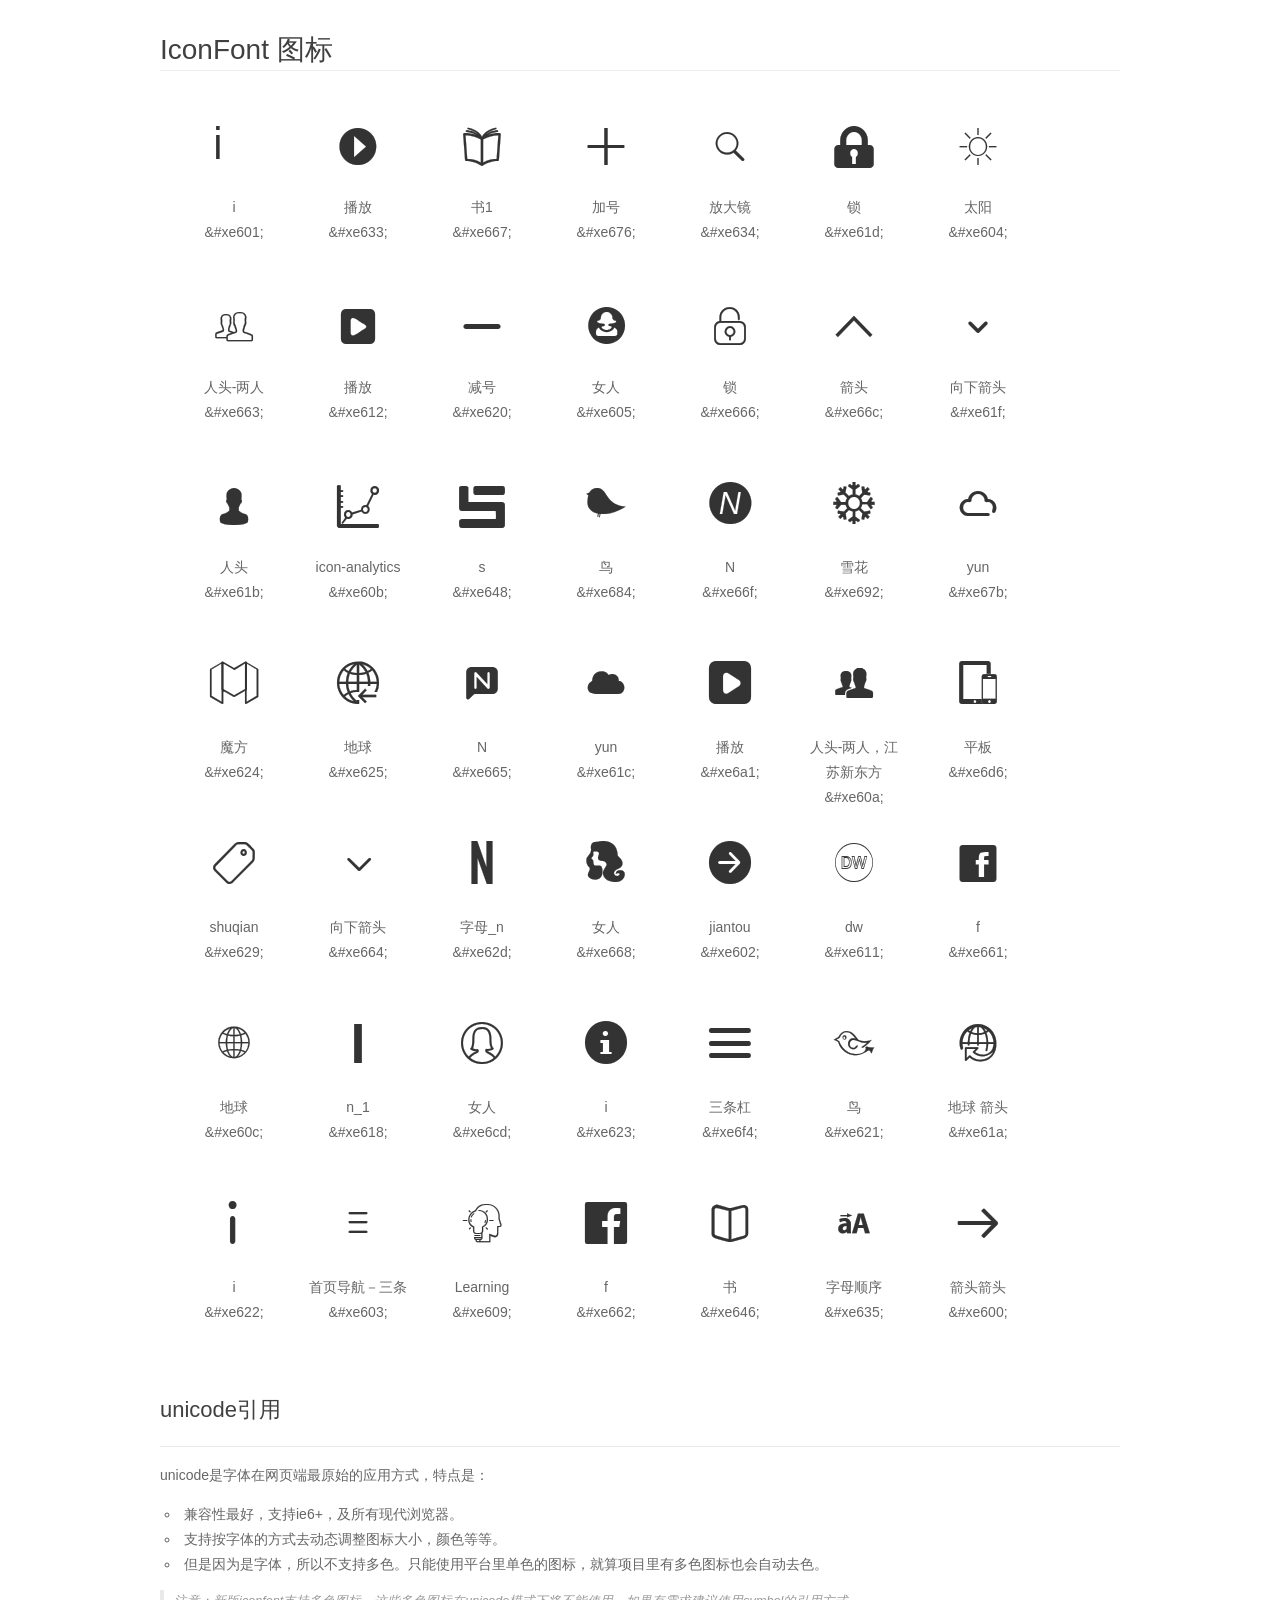
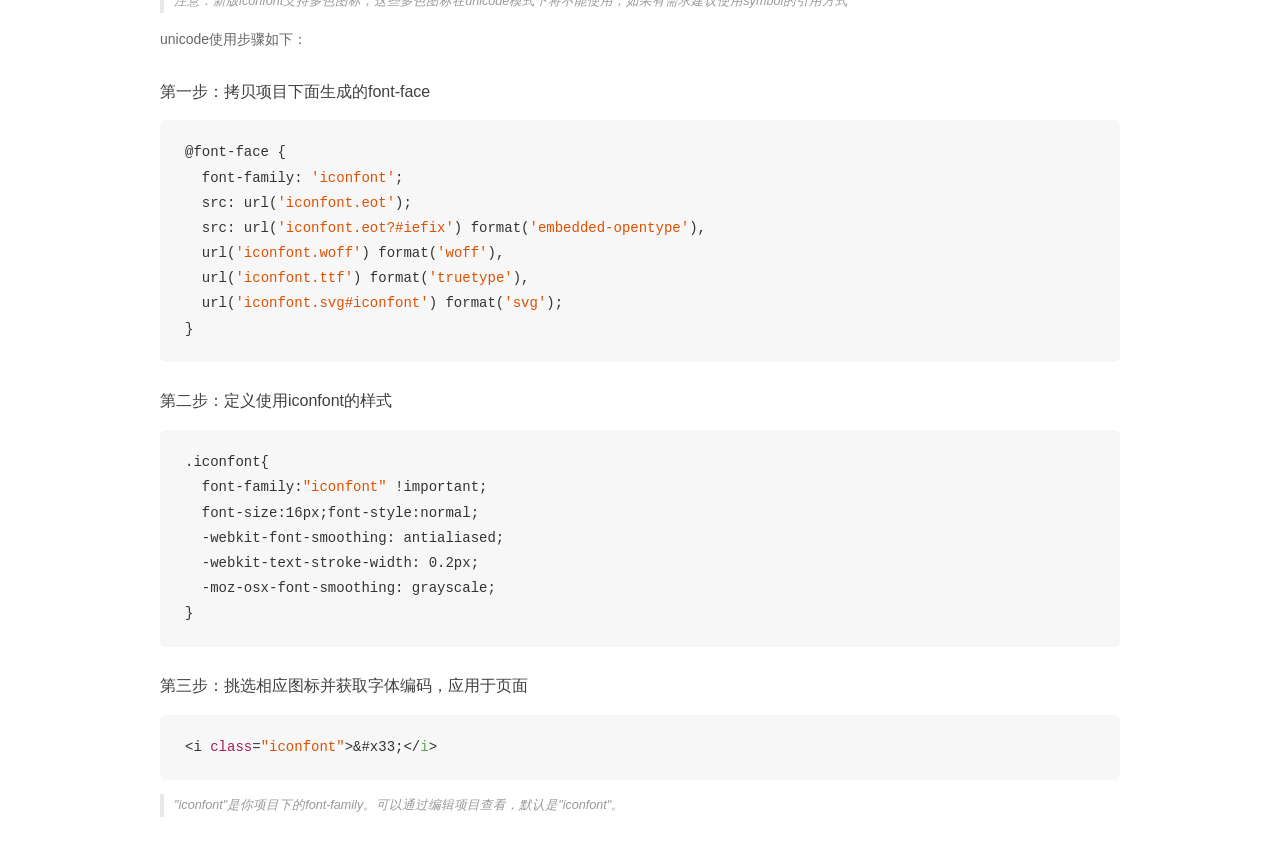
<file: icfont/demo_unicode.html>
<!DOCTYPE html>
<html>
<head>
    <meta charset="utf-8"/>
    <title>IconFont</title>
    <link rel="stylesheet" href="demo.css">

    <style type="text/css">

        @font-face {font-family: "iconfont";
          src: url('iconfont.eot'); /* IE9*/
          src: url('iconfont.eot#iefix') format('embedded-opentype'), /* IE6-IE8 */
          url('iconfont.woff') format('woff'), /* chrome, firefox */
          url('iconfont.ttf') format('truetype'), /* chrome, firefox, opera, Safari, Android, iOS 4.2+*/
          url('iconfont.svg#iconfont') format('svg'); /* iOS 4.1- */
        }

        .iconfont {
          font-family:"iconfont" !important;
          font-size:16px;
          font-style:normal;
          -webkit-font-smoothing: antialiased;
          -webkit-text-stroke-width: 0.2px;
          -moz-osx-font-smoothing: grayscale;
        }

    </style>
</head>
<body>
    <div class="main markdown">
        <h1>IconFont 图标</h1>
        <ul class="icon_lists clear">
            
                <li>
                <i class="icon iconfont">&#xe601;</i>
                    <div class="name">i</div>
                    <div class="code">&amp;#xe601;</div>
                </li>
            
                <li>
                <i class="icon iconfont">&#xe633;</i>
                    <div class="name">播放</div>
                    <div class="code">&amp;#xe633;</div>
                </li>
            
                <li>
                <i class="icon iconfont">&#xe667;</i>
                    <div class="name">书1</div>
                    <div class="code">&amp;#xe667;</div>
                </li>
            
                <li>
                <i class="icon iconfont">&#xe676;</i>
                    <div class="name">加号</div>
                    <div class="code">&amp;#xe676;</div>
                </li>
            
                <li>
                <i class="icon iconfont">&#xe634;</i>
                    <div class="name">放大镜</div>
                    <div class="code">&amp;#xe634;</div>
                </li>
            
                <li>
                <i class="icon iconfont">&#xe61d;</i>
                    <div class="name">锁</div>
                    <div class="code">&amp;#xe61d;</div>
                </li>
            
                <li>
                <i class="icon iconfont">&#xe604;</i>
                    <div class="name">太阳</div>
                    <div class="code">&amp;#xe604;</div>
                </li>
            
                <li>
                <i class="icon iconfont">&#xe663;</i>
                    <div class="name">人头-两人</div>
                    <div class="code">&amp;#xe663;</div>
                </li>
            
                <li>
                <i class="icon iconfont">&#xe612;</i>
                    <div class="name">播放</div>
                    <div class="code">&amp;#xe612;</div>
                </li>
            
                <li>
                <i class="icon iconfont">&#xe620;</i>
                    <div class="name">减号</div>
                    <div class="code">&amp;#xe620;</div>
                </li>
            
                <li>
                <i class="icon iconfont">&#xe605;</i>
                    <div class="name">女人</div>
                    <div class="code">&amp;#xe605;</div>
                </li>
            
                <li>
                <i class="icon iconfont">&#xe666;</i>
                    <div class="name">锁</div>
                    <div class="code">&amp;#xe666;</div>
                </li>
            
                <li>
                <i class="icon iconfont">&#xe66c;</i>
                    <div class="name">箭头</div>
                    <div class="code">&amp;#xe66c;</div>
                </li>
            
                <li>
                <i class="icon iconfont">&#xe61f;</i>
                    <div class="name">向下箭头</div>
                    <div class="code">&amp;#xe61f;</div>
                </li>
            
                <li>
                <i class="icon iconfont">&#xe61b;</i>
                    <div class="name">人头</div>
                    <div class="code">&amp;#xe61b;</div>
                </li>
            
                <li>
                <i class="icon iconfont">&#xe60b;</i>
                    <div class="name">icon-analytics</div>
                    <div class="code">&amp;#xe60b;</div>
                </li>
            
                <li>
                <i class="icon iconfont">&#xe648;</i>
                    <div class="name">s</div>
                    <div class="code">&amp;#xe648;</div>
                </li>
            
                <li>
                <i class="icon iconfont">&#xe684;</i>
                    <div class="name">鸟</div>
                    <div class="code">&amp;#xe684;</div>
                </li>
            
                <li>
                <i class="icon iconfont">&#xe66f;</i>
                    <div class="name">N</div>
                    <div class="code">&amp;#xe66f;</div>
                </li>
            
                <li>
                <i class="icon iconfont">&#xe692;</i>
                    <div class="name">雪花</div>
                    <div class="code">&amp;#xe692;</div>
                </li>
            
                <li>
                <i class="icon iconfont">&#xe67b;</i>
                    <div class="name">yun</div>
                    <div class="code">&amp;#xe67b;</div>
                </li>
            
                <li>
                <i class="icon iconfont">&#xe624;</i>
                    <div class="name">魔方</div>
                    <div class="code">&amp;#xe624;</div>
                </li>
            
                <li>
                <i class="icon iconfont">&#xe625;</i>
                    <div class="name">地球</div>
                    <div class="code">&amp;#xe625;</div>
                </li>
            
                <li>
                <i class="icon iconfont">&#xe665;</i>
                    <div class="name">N</div>
                    <div class="code">&amp;#xe665;</div>
                </li>
            
                <li>
                <i class="icon iconfont">&#xe61c;</i>
                    <div class="name">yun</div>
                    <div class="code">&amp;#xe61c;</div>
                </li>
            
                <li>
                <i class="icon iconfont">&#xe6a1;</i>
                    <div class="name">播放</div>
                    <div class="code">&amp;#xe6a1;</div>
                </li>
            
                <li>
                <i class="icon iconfont">&#xe60a;</i>
                    <div class="name">人头-两人，江苏新东方</div>
                    <div class="code">&amp;#xe60a;</div>
                </li>
            
                <li>
                <i class="icon iconfont">&#xe6d6;</i>
                    <div class="name">平板</div>
                    <div class="code">&amp;#xe6d6;</div>
                </li>
            
                <li>
                <i class="icon iconfont">&#xe629;</i>
                    <div class="name">shuqian</div>
                    <div class="code">&amp;#xe629;</div>
                </li>
            
                <li>
                <i class="icon iconfont">&#xe664;</i>
                    <div class="name">向下箭头</div>
                    <div class="code">&amp;#xe664;</div>
                </li>
            
                <li>
                <i class="icon iconfont">&#xe62d;</i>
                    <div class="name">字母_n</div>
                    <div class="code">&amp;#xe62d;</div>
                </li>
            
                <li>
                <i class="icon iconfont">&#xe668;</i>
                    <div class="name">女人</div>
                    <div class="code">&amp;#xe668;</div>
                </li>
            
                <li>
                <i class="icon iconfont">&#xe602;</i>
                    <div class="name">jiantou</div>
                    <div class="code">&amp;#xe602;</div>
                </li>
            
                <li>
                <i class="icon iconfont">&#xe611;</i>
                    <div class="name">dw</div>
                    <div class="code">&amp;#xe611;</div>
                </li>
            
                <li>
                <i class="icon iconfont">&#xe661;</i>
                    <div class="name">f</div>
                    <div class="code">&amp;#xe661;</div>
                </li>
            
                <li>
                <i class="icon iconfont">&#xe60c;</i>
                    <div class="name">地球</div>
                    <div class="code">&amp;#xe60c;</div>
                </li>
            
                <li>
                <i class="icon iconfont">&#xe618;</i>
                    <div class="name">n_1</div>
                    <div class="code">&amp;#xe618;</div>
                </li>
            
                <li>
                <i class="icon iconfont">&#xe6cd;</i>
                    <div class="name">女人</div>
                    <div class="code">&amp;#xe6cd;</div>
                </li>
            
                <li>
                <i class="icon iconfont">&#xe623;</i>
                    <div class="name">i</div>
                    <div class="code">&amp;#xe623;</div>
                </li>
            
                <li>
                <i class="icon iconfont">&#xe6f4;</i>
                    <div class="name">三条杠</div>
                    <div class="code">&amp;#xe6f4;</div>
                </li>
            
                <li>
                <i class="icon iconfont">&#xe621;</i>
                    <div class="name">鸟</div>
                    <div class="code">&amp;#xe621;</div>
                </li>
            
                <li>
                <i class="icon iconfont">&#xe61a;</i>
                    <div class="name">地球 箭头</div>
                    <div class="code">&amp;#xe61a;</div>
                </li>
            
                <li>
                <i class="icon iconfont">&#xe622;</i>
                    <div class="name">i</div>
                    <div class="code">&amp;#xe622;</div>
                </li>
            
                <li>
                <i class="icon iconfont">&#xe603;</i>
                    <div class="name">首页导航－三条</div>
                    <div class="code">&amp;#xe603;</div>
                </li>
            
                <li>
                <i class="icon iconfont">&#xe609;</i>
                    <div class="name">Learning</div>
                    <div class="code">&amp;#xe609;</div>
                </li>
            
                <li>
                <i class="icon iconfont">&#xe662;</i>
                    <div class="name">f</div>
                    <div class="code">&amp;#xe662;</div>
                </li>
            
                <li>
                <i class="icon iconfont">&#xe646;</i>
                    <div class="name">书</div>
                    <div class="code">&amp;#xe646;</div>
                </li>
            
                <li>
                <i class="icon iconfont">&#xe635;</i>
                    <div class="name">字母顺序</div>
                    <div class="code">&amp;#xe635;</div>
                </li>
            
                <li>
                <i class="icon iconfont">&#xe600;</i>
                    <div class="name">箭头箭头</div>
                    <div class="code">&amp;#xe600;</div>
                </li>
            
        </ul>
        <h2 id="unicode-">unicode引用</h2>
        <hr>

        <p>unicode是字体在网页端最原始的应用方式，特点是：</p>
        <ul>
        <li>兼容性最好，支持ie6+，及所有现代浏览器。</li>
        <li>支持按字体的方式去动态调整图标大小，颜色等等。</li>
        <li>但是因为是字体，所以不支持多色。只能使用平台里单色的图标，就算项目里有多色图标也会自动去色。</li>
        </ul>
        <blockquote>
        <p>注意：新版iconfont支持多色图标，这些多色图标在unicode模式下将不能使用，如果有需求建议使用symbol的引用方式</p>
        </blockquote>
        <p>unicode使用步骤如下：</p>
        <h3 id="-font-face">第一步：拷贝项目下面生成的font-face</h3>
        <pre><code class="lang-js hljs javascript">@font-face {
  font-family: <span class="hljs-string">'iconfont'</span>;
  src: url(<span class="hljs-string">'iconfont.eot'</span>);
  src: url(<span class="hljs-string">'iconfont.eot?#iefix'</span>) format(<span class="hljs-string">'embedded-opentype'</span>),
  url(<span class="hljs-string">'iconfont.woff'</span>) format(<span class="hljs-string">'woff'</span>),
  url(<span class="hljs-string">'iconfont.ttf'</span>) format(<span class="hljs-string">'truetype'</span>),
  url(<span class="hljs-string">'iconfont.svg#iconfont'</span>) format(<span class="hljs-string">'svg'</span>);
}
</code></pre>
        <h3 id="-iconfont-">第二步：定义使用iconfont的样式</h3>
        <pre><code class="lang-js hljs javascript">.iconfont{
  font-family:<span class="hljs-string">"iconfont"</span> !important;
  font-size:<span class="hljs-number">16</span>px;font-style:normal;
  -webkit-font-smoothing: antialiased;
  -webkit-text-stroke-width: <span class="hljs-number">0.2</span>px;
  -moz-osx-font-smoothing: grayscale;
}
</code></pre>
        <h3 id="-">第三步：挑选相应图标并获取字体编码，应用于页面</h3>
        <pre><code class="lang-js hljs javascript">&lt;i <span class="hljs-class"><span class="hljs-keyword">class</span></span>=<span class="hljs-string">"iconfont"</span>&gt;&amp;#x33;<span class="xml"><span class="hljs-tag">&lt;/<span class="hljs-name">i</span>&gt;</span></span></code></pre>

        <blockquote>
        <p>"iconfont"是你项目下的font-family。可以通过编辑项目查看，默认是"iconfont"。</p>
        </blockquote>
    </div>


</body>
</html>
</file>
<file: css/IBM.css>
html,body{width:100%}*{margin:0px;padding:0px}ul li{list-style:none}a{text-decoration:none}h1,h2,h3,h4,h5,h6{font-weight:normal}.heading{position:relative;top:0px;left:0px;width:100%;height:auto;border-bottom:1px solid gray;overflow:hidden}.heading h1{padding:2px 10px;font-size:50px;float:left}.heading .mark{position:absolute;top:0;right:400px;margin:10px auto auto 50px;padding:10px;width:110px;color:#6088e3;border:1px solid #6088e3;cursor:pointer}.heading .mark:hover{background:#093db4;color:white;transition:1s}.heading .search{position:absolute;top:0;right:130px;padding:22px;margin-left:15px;width:200px;border-left:1px solid #ccc;border-right:1px solid #ccc}.heading .search .icon{float:right;font-size:20px;font-family:"iconfont"}.heading .search .icon:hover{color:#093db4}.heading .search:hover{border-left:2px solid #61b7df;border-right:2px solid #61b7df;border-bottom:2px solid #61b7df}.heading .search input{border:none;outline:none;float:left}.heading .icon1{position:absolute;top:5px;right:60px;padding:20px;font-size:22px;font-family:"iconfont";cursor:pointer}.heading .icon1:hover{color:#093db4}.heading .icon2{position:absolute;top:5px;right:10px;padding:20px;margin-left:10px;font-size:22px;font-family:"iconfont";cursor:pointer}.heading .icon2:hover{color:#093db4}.heading .login{position:fixed;top:70px;right:100px;color:white;background:#fff;z-index:1000;display:none}.heading .login li{padding:15px;width:160px;color:#000;border:1px solid #ccc}.heading .login li:hover{background:#093db4;color:white;transition:1s}.heading .navList{position:fixed;top:70px;left:300px;background:#fff;z-index:1000;display:none}.heading .navList li{width:250px;padding:10px;cursor:pointer}.heading .navList li:hover{background:#093db4;color:white;transition:1s}.heading .nav{float:left}.heading .nav li{position:relative;float:left;padding:22px 20px}.heading .nav li p{position:absolute;top:22px;right:0;width:10px;height:10px;border-left:2px solid #ccc;border-bottom:2px solid #ccc;transform:rotate(-45deg)}.heading .nav li a{color:gray;padding:25px 0}.heading .nav li a:hover{border-bottom:3px solid #093db4;color:#093db4}.page{position:absolute;top:70px;left:0;width:100%;background:white;border-top:1px solid gray;display:none}.page .pageSider{float:left;width:35%;height:auto;background:#cfd9e3}.page .pageSider .pageNav_1{padding-top:20px;padding-left:100px;border-bottom:1px solid gray}.page .pageSider .pageNav_1 li{padding-left:50px;font-size:18px;line-height:40px;color:gray;cursor:pointer}.page .pageSider .pageNav_1 li:hover{background:#093db4;color:white;transition:1s}.page .pageSider .pageNav_2{padding-top:20px;padding-left:100px;border-bottom:1px solid gray}.page .pageSider .pageNav_2 li{padding-left:40px;font-size:18px;color:gray;line-height:40px;cursor:pointer}.page .pageSider .pageNav_2 li:hover{background:#093db4;color:white}.flybox li{display:none}.flybox li:nth-child(1){display:block}.pageContent ul li{padding-top:20px}.pageContent ul li a{font-size:18px;color:#093db4}.Content_1{width:30%;height:auto;float:left}.Content_1 h1{padding:30px}.Content_1 h1 a{color:#093db4}.Content_1 h1 a:hover{border-bottom:2px solid #093db4}.Content_1 p{padding-top:10px;padding-left:30px}.Content_1 h6{padding-top:20px;padding-left:30px;font-size:18px}.Content_1 h6 a{color:#093db4}.Content_1 h6 a:hover{border-bottom:2px solid #093db4}.Content_2{float:left;width:35%;height:auto}.Content_2 h3{padding-top:100px}.Content_2 div{padding:20px;width:90%}.Content_2 div img{width:100%;height:auto}.Content_2 h4 a{color:#093db4}.Content_2 h4 a:hover{border-bottom:1px solid #093db4}.Content_2 h5{padding-top:15px}.Content_2 h5 a{color:#093db4;font-size:16px}.Content_2 h5 a:hover{border-bottom:1px solid #093db4}.arrow{position:absolute;bottom:0;left:50%;width:10px;height:10px;border-left:2px solid black;border-bottom:2px solid black;transform:rotate(-225deg);cursor:pointer}.sider{position:fixed;right:0;top:0;width:100%;height:700px;background:rgba(0,0,0,0.3);display:none}.siderLeft{width:70%;height:100%;float:left}.sideRight{width:30%;height:100%;float:right;background:white;overflow:hidden;overflow-y:scroll}.sideRight .siderTop{font-size:20px;line-height:50px;text-align:right;border-bottom:3px solid gray}.sideRight p{padding-left:10px;color:black;line-height:40px}.sideRight p:hover{background:#093db4}.sideRight .list{padding-left:10px;line-height:40px}.sideRight .list:hover{background:blue}.sideRight ul li{padding-left:25px;padding-top:15px;line-height:25px}.sideRight ul li a{color:gray}.sideRight ul li a:hover{border-bottom:4px solid black}.banner{position:relative;width:100%;height:auto}.banImage img{width:100%;height:auto}.banWord{position:absolute;top:0;left:0;width:40%;height:auto;padding-left:20px;padding-top:60px;color:white;display:none}.banWord h2{font-size:35px}.banWord h3{font-size:35px}.banIcon{position:absolute;bottom:5px;right:0px;width:25%;height:auto;line-height:50px;background:rgba(0,0,0,0.3);color:white;display:none}.banIcon span{padding:5px 10px;font-size:24px;font-family:"iconfont"}.today{width:100%;height:auto}.today .dayLeft{width:25%;float:left;text-align:center;line-height:60px;background:#cb0f0f;color:white;cursor:pointer}.today .dayRight{width:75%;float:left;line-height:60px;background:white;text-indent:5px;cursor:pointer}.weekly{width:100%;height:450px}.weeklyL{width:25%;height:100%;float:left;font-size:28px}.weeklyL p{line-height:60px;margin-left:20px}.weeklyC{width:25%;height:100%;float:left;background:#dae1f3;cursor:pointer}.weeklyC div{width:100%}.weeklyC div img{width:100%;height:auto}.weeklyC h4{padding-top:20px;padding-left:20px;color:#363434}.weeklyC h5{padding:20px;color:#363434;font-size:14px}.weeklyC span{padding-left:10px;color:#3561d0}.weeklyC .sign{height:30px;width:30px;margin-left:10px;float:left;text-align:center;background:blue;border-radius:30px;color:white}.weeklyC:nth-child(3){background:#fff}.inIbm{width:100%;height:450px}.inibmL{width:25%;height:100%;float:left;font-size:28px;background:#264a60;color:white}.inibmL h5{margin-left:20px;line-height:100px;font-size:25px}.inibmL p{width:180px;height:50px;margin-left:20px;margin-top:20px;font-size:20px;line-height:50px;text-align:center;border:1px solid white}.inibmL p:hover{background:white;color:black;transition:1s}.inibmC{width:25%;height:100%;float:left;background:#26324f;cursor:pointer}.inibmC div{width:100%}.inibmC div img{width:100%;height:auto}.inibmC h4{padding-top:20px;padding-left:20px;color:#363434;color:white}.inibmC h5{padding:20px;color:#363434;font-size:14px;color:white}.inibmC span{padding-left:10px;color:#3561d0;color:white}.inibmC .sign{height:30px;width:30px;float:left;margin-left:10px;text-align:center;background:white;color:black;border-radius:30px}.inibmC:nth-child(3){background:#264a60}.imbProduct{width:100%;height:450px}.imbProL{width:25%;height:100%;float:left;color:#008571;background:#fff}.imbProL h2{margin-left:20px;margin-top:40px;font-size:26px}.imbProL p{width:180px;height:50px;margin-left:20px;margin-top:20px;font-size:18px;line-height:50px;text-align:center;border:2px solid #008571}.imbProL p:hover{background:#008571;color:white;transition:1s}.imbProC{width:25%;height:100%;float:left;background:#dae1f3;cursor:pointer}.imbProC div{width:100%}.imbProC div img{width:100%;height:auto}.imbProC h4{padding-top:20px;padding-left:20px;color:#363434}.imbProC h5{padding:20px;color:#363434;font-size:14px}.imbProC span{padding-left:10px;color:#3561d0}.imbProC .sign{height:30px;width:30px;float:left;text-align:center;background:blue;border-radius:30px;margin-left:10px;color:white}.imbProC:nth-child(3){background:#fff}.ibmBusiness{width:100%;height:450px;background:#3f9ae7;overflow:hidden;color:white}.ibmBusL{width:25%;float:left}.ibmBusL h2{font-size:28px;margin-left:30px;margin-top:40px}.ibmBus-list{width:25%;float:left;cursor:pointer}.ibmBus-list .Ana{margin-top:20px;margin-left:20px;font-size:30px;font-family:"iconfont"}.ibmBus-list h4{margin:10px}.ibmBus-list h4 a:hover{border-bottom:1px solid white}.ibmBus-list h5{margin-left:10px}.banner2{position:relative;width:100%;height:auto}.banImage2{width:100%}.banImage2 img{width:100%;height:auto}.banWord2{position:absolute;top:0;left:0;width:70%;height:auto;padding-left:20px;color:white}.banWord2 h4{margin-left:20px;margin-top:60px}.banWord2 h2{font-size:28px;padding:20px}.banWord2 h3{font-size:16px;padding:20px}.banWord2 p{width:160px;margin-left:20px;background:#5d5e60;line-height:50px;text-align:center;cursor:pointer}.banWord2 p:hover{background:#000;transition:1s}.ibmHlep{width:100%;background:#737577;overflow:hidden}.ibmHlepL{float:left;width:25%;color:white}.ibmHlepL h2{margin-top:100px;margin-left:30px}.ibmHlep-list{float:left;width:25%;height:300px;color:white;cursor:pointer}.ibmHlep-list .Ana{margin-top:20px;margin-left:20px;font-size:30px;font-family:"iconfont"}.ibmHlep-list h4{margin:10px}.ibmHlep-list h4 a:hover{border-bottom:1px solid white}.ibmHlep-list h5{margin-left:10px}.bottomNav{margin-bottom:40px;width:100%;background:#f7fafd;overflow:hidden}.bottomNav .bottomList{float:left;width:25%}.bottomNav .bottomList ul{margin-left:10px;margin-top:30px}.bottomNav .bottomList ul li{padding:10px}.bottomNav .bottomList ul li a{color:gray}.bottomList div{margin-top:10px;margin-left:10px}.bottomNav .box{float:right;margin-right:20px}.select{border:1px solid gray;background:#fff;display:none}.select input{margin:5px;height:30px;width:300px}.select ul{width:300px;height:140px;background:#fff;cursor:pointer;overflow:hidden;overflow-y:scroll}.select ul li:hover{color:#fff;background:#000}.content p{width:310px;height:40px;line-height:40px;border:2px solid black;cursor:pointer}.content p span.iconfont-arrow{float:right;margin-right:20px;font-family:"iconfont";transition:300ms}.footerList{width:98%;margin:0 auto;margin-top:20px;background:#f7fafd;border-top:1px solid gray;overflow:hidden}.footerList ul{float:left}.footerList ul li{float:left;margin:10px;line-height:30px;color:#ccc}.footIcon{line-height:60px;float:right}.footIcon span{padding:10px;font-size:24px;cursor:pointer;font-family:"iconfont"}.return{position:fixed;bottom:70px;right:30px;width:40px;height:40px;font-size:24px;text-align:center;line-height:40px;border-radius:50%;background:#adb1b9;display:none;font-family:"iconfont";cursor:pointer}.return:hover{background:black;color:white}@media screen and (max-width: 997px){.nav li{display:none}.weeklyL{width:50%}.weeklyC{width:50%}.inibmL{width:50%}.inibmC{width:50%}.imbProL{width:50%}.imbProC{width:50%}.banWord{padding-top:0}.banWord h2{font-size:24px}.banWord h3{font-size:20px}.banIcon{width:40%}.banWord2{color:white;padding-left:20px;padding-top:0px}.banWord2 h4{margin-top:10px}.banWord2 h2{font-size:20px}.banWord2 p{display:none}}@media screen and (max-width: 580px){.nav li{display:none}.today{display:none}.mark{display:none}.banWord,.banIcon{position:static}.banWord{color:white;background:black;width:100%;height:auto;padding-left:20px;padding-top:60px}.banIcon{width:100%;height:auto;background:black;line-height:50px;color:white}.weeklyL,.weeklyC,.inibmL,.inibmC,.imbProL,.imbProC{width:100%}.weeklyL{height:auto}.weeklyL p{width:100%;line-height:100px}.inibmL{height:auto}.inibmL p{width:50%;line-height:50px;margin-top:0}.imbProL{height:auto}.imbProC{height:auto}.banWord2{position:static}.banWord2{color:white;background:black;width:100%;height:auto;padding-left:20px;padding-top:60px}.banWord2 h4{margin-top:20px}.banWord2 h2{font-size:28px;padding:20px}.banWord2 h3{font-size:16px;padding:20px}.banWord2 p{display:block}.ibmBusiness{height:auto}.ibmBusL h2{margin:10px}.ibmBusL{width:100%}.ibmBusL h2{height:auto;line-height:50px}.ibmBus-list{width:100%;height:auto;margin-top:20px}.ibmHlepL{width:100%}.ibmHlepL h2{margin:10px}.ibmHlep-list{width:100%}.bottomNav{height:auto;position:relative}.bottomNav .bottomList{width:100%}.footerList{width:100%}.footIcon{width:100%}}
</file>
<file: icfont/iconfont.css>
@font-face {font-family: "iconfont";
  src: url('iconfont.eot?t=1496455671471'); /* IE9*/
  src: url('iconfont.eot?t=1496455671471#iefix') format('embedded-opentype'), /* IE6-IE8 */
  url('iconfont.woff?t=1496455671471') format('woff'), /* chrome, firefox */
  url('iconfont.ttf?t=1496455671471') format('truetype'), /* chrome, firefox, opera, Safari, Android, iOS 4.2+*/
  url('iconfont.svg?t=1496455671471#iconfont') format('svg'); /* iOS 4.1- */
}

.iconfont {
  font-family:"iconfont" !important;
  font-size:16px;
  font-style:normal;
  -webkit-font-smoothing: antialiased;
  -moz-osx-font-smoothing: grayscale;
}

.icon-i:before { content: "\e601"; }

.icon-bofang:before { content: "\e633"; }

.icon-shu1:before { content: "\e667"; }

.icon-plus:before { content: "\e676"; }

.icon-fangdajing:before { content: "\e634"; }

.icon-suo:before { content: "\e61d"; }

.icon-icon:before { content: "\e604"; }

.icon-rentouliangren:before { content: "\e663"; }

.icon-bofang1:before { content: "\e612"; }

.icon-iconjian:before { content: "\e620"; }

.icon-2:before { content: "\e605"; }

.icon-suo1:before { content: "\e666"; }

.icon-jiantou2:before { content: "\e66c"; }

.icon-icontabdown:before { content: "\e61f"; }

.icon-rentou:before { content: "\e61b"; }

.icon-iconanalytics:before { content: "\e60b"; }

.icon-s:before { content: "\e648"; }

.icon-niao:before { content: "\e684"; }

.icon-n:before { content: "\e66f"; }

.icon-xuehua:before { content: "\e692"; }

.icon-yun:before { content: "\e67b"; }

.icon-mofang:before { content: "\e624"; }

.icon-diqiu:before { content: "\e625"; }

.icon-n1:before { content: "\e665"; }

.icon-yunzhuanhuan:before { content: "\e61c"; }

.icon-weibiaoti1:before { content: "\e6a1"; }

.icon-rentouliangrenhover:before { content: "\e60a"; }

.icon-pingban:before { content: "\e6d6"; }

.icon-shuqian:before { content: "\e629"; }

.icon-xiangxiajiantou:before { content: "\e664"; }

.icon-zimun:before { content: "\e62d"; }

.icon-nvren:before { content: "\e668"; }

.icon-jiantou1:before { content: "\e602"; }

.icon-dw:before { content: "\e611"; }

.icon-f:before { content: "\e661"; }

.icon-diqiu1:before { content: "\e60c"; }

.icon-n11:before { content: "\e618"; }

.icon-nvren1:before { content: "\e6cd"; }

.icon-i1:before { content: "\e623"; }

.icon-santiaogang:before { content: "\e6f4"; }

.icon-niao1:before { content: "\e621"; }

.icon-diqiujiantou:before { content: "\e61a"; }

.icon-i2:before { content: "\e622"; }

.icon-shouyedaohangsantiao:before { content: "\e603"; }

.icon-Learning:before { content: "\e609"; }

.icon-f1:before { content: "\e662"; }

.icon-shu:before { content: "\e646"; }

.icon-zimushunxu:before { content: "\e635"; }

.icon-jiantou:before { content: "\e600"; }
</file>
<file: icfont/demo.css>
*{margin: 0;padding: 0;list-style: none;}
/*
KISSY CSS Reset
理念：1. reset 的目的不是清除浏览器的默认样式，这仅是部分工作。清除和重置是紧密不可分的。
2. reset 的目的不是让默认样式在所有浏览器下一致，而是减少默认样式有可能带来的问题。
3. reset 期望提供一套普适通用的基础样式。但没有银弹，推荐根据具体需求，裁剪和修改后再使用。
特色：1. 适应中文；2. 基于最新主流浏览器。
维护：玉伯<lifesinger@gmail.com>, 正淳<ragecarrier@gmail.com>
 */

/** 清除内外边距 **/
body, h1, h2, h3, h4, h5, h6, hr, p, blockquote, /* structural elements 结构元素 */
dl, dt, dd, ul, ol, li, /* list elements 列表元素 */
pre, /* text formatting elements 文本格式元素 */
form, fieldset, legend, button, input, textarea, /* form elements 表单元素 */
th, td /* table elements 表格元素 */ {
  margin: 0;
  padding: 0;
}

/** 设置默认字体 **/
body,
button, input, select, textarea /* for ie */ {
  font: 12px/1.5 tahoma, arial, \5b8b\4f53, sans-serif;
}
h1, h2, h3, h4, h5, h6 { font-size: 100%; }
address, cite, dfn, em, var { font-style: normal; } /* 将斜体扶正 */
code, kbd, pre, samp { font-family: courier new, courier, monospace; } /* 统一等宽字体 */
small { font-size: 12px; } /* 小于 12px 的中文很难阅读，让 small 正常化 */

/** 重置列表元素 **/
ul, ol { list-style: none; }

/** 重置文本格式元素 **/
a { text-decoration: none; }
a:hover { text-decoration: underline; }


/** 重置表单元素 **/
legend { color: #000; } /* for ie6 */
fieldset, img { border: 0; } /* img 搭车：让链接里的 img 无边框 */
button, input, select, textarea { font-size: 100%; } /* 使得表单元素在 ie 下能继承字体大小 */
/* 注：optgroup 无法扶正 */

/** 重置表格元素 **/
table { border-collapse: collapse; border-spacing: 0; }

/* 清除浮动 */
.ks-clear:after, .clear:after {
  content: '\20';
  display: block;
  height: 0;
  clear: both;
}
.ks-clear, .clear {
  *zoom: 1;
}

.main {
  padding: 30px 100px;
width: 960px;
margin: 0 auto;
}
.main h1{font-size:36px; color:#333; text-align:left;margin-bottom:30px; border-bottom: 1px solid #eee;}

.helps{margin-top:40px;}
.helps pre{
  padding:20px;
  margin:10px 0;
  border:solid 1px #e7e1cd;
  background-color: #fffdef;
  overflow: auto;
}

.icon_lists{
  width: 100% !important;

}

.icon_lists li{
  float:left;
  width: 100px;
  height:180px;
  text-align: center;
  list-style: none !important;
}
.icon_lists .icon{
  font-size: 42px;
  line-height: 100px;
  margin: 10px 0;
  color:#333;
  -webkit-transition: font-size 0.25s ease-out 0s;
  -moz-transition: font-size 0.25s ease-out 0s;
  transition: font-size 0.25s ease-out 0s;

}
.icon_lists .icon:hover{
  font-size: 100px;
}



.markdown {
  color: #666;
  font-size: 14px;
  line-height: 1.8;
}

.highlight {
  line-height: 1.5;
}

.markdown img {
  vertical-align: middle;
  max-width: 100%;
}

.markdown h1 {
  color: #404040;
  font-weight: 500;
  line-height: 40px;
  margin-bottom: 24px;
}

.markdown h2,
.markdown h3,
.markdown h4,
.markdown h5,
.markdown h6 {
  color: #404040;
  margin: 1.6em 0 0.6em 0;
  font-weight: 500;
  clear: both;
}

.markdown h1 {
  font-size: 28px;
}

.markdown h2 {
  font-size: 22px;
}

.markdown h3 {
  font-size: 16px;
}

.markdown h4 {
  font-size: 14px;
}

.markdown h5 {
  font-size: 12px;
}

.markdown h6 {
  font-size: 12px;
}

.markdown hr {
  height: 1px;
  border: 0;
  background: #e9e9e9;
  margin: 16px 0;
  clear: both;
}

.markdown p,
.markdown pre {
  margin: 1em 0;
}

.markdown > p,
.markdown > blockquote,
.markdown > .highlight,
.markdown > ol,
.markdown > ul {
  width: 80%;
}

.markdown ul > li {
  list-style: circle;
}

.markdown > ul li,
.markdown blockquote ul > li {
  margin-left: 20px;
  padding-left: 4px;
}

.markdown > ul li p,
.markdown > ol li p {
  margin: 0.6em 0;
}

.markdown ol > li {
  list-style: decimal;
}

.markdown > ol li,
.markdown blockquote ol > li {
  margin-left: 20px;
  padding-left: 4px;
}

.markdown code {
  margin: 0 3px;
  padding: 0 5px;
  background: #eee;
  border-radius: 3px;
}

.markdown pre {
  border-radius: 6px;
  background: #f7f7f7;
  padding: 20px;
}

.markdown pre code {
  border: none;
  background: #f7f7f7;
  margin: 0;
}

.markdown strong,
.markdown b {
  font-weight: 600;
}

.markdown > table {
  border-collapse: collapse;
  border-spacing: 0px;
  empty-cells: show;
  border: 1px solid #e9e9e9;
  width: 95%;
  margin-bottom: 24px;
}

.markdown > table th {
  white-space: nowrap;
  color: #333;
  font-weight: 600;

}

.markdown > table th,
.markdown > table td {
  border: 1px solid #e9e9e9;
  padding: 8px 16px;
  text-align: left;
}

.markdown > table th {
  background: #F7F7F7;
}

.markdown blockquote {
  font-size: 90%;
  color: #999;
  border-left: 4px solid #e9e9e9;
  padding-left: 0.8em;
  margin: 1em 0;
  font-style: italic;
}

.markdown blockquote p {
  margin: 0;
}

.markdown .anchor {
  opacity: 0;
  transition: opacity 0.3s ease;
  margin-left: 8px;
}

.markdown .waiting {
  color: #ccc;
}

.markdown h1:hover .anchor,
.markdown h2:hover .anchor,
.markdown h3:hover .anchor,
.markdown h4:hover .anchor,
.markdown h5:hover .anchor,
.markdown h6:hover .anchor {
  opacity: 1;
  display: inline-block;
}

.markdown > br,
.markdown > p > br {
  clear: both;
}


.hljs {
  display: block;
  background: white;
  padding: 0.5em;
  color: #333333;
  overflow-x: auto;
}

.hljs-comment,
.hljs-meta {
  color: #969896;
}

.hljs-string,
.hljs-variable,
.hljs-template-variable,
.hljs-strong,
.hljs-emphasis,
.hljs-quote {
  color: #df5000;
}

.hljs-keyword,
.hljs-selector-tag,
.hljs-type {
  color: #a71d5d;
}

.hljs-literal,
.hljs-symbol,
.hljs-bullet,
.hljs-attribute {
  color: #0086b3;
}

.hljs-section,
.hljs-name {
  color: #63a35c;
}

.hljs-tag {
  color: #333333;
}

.hljs-title,
.hljs-attr,
.hljs-selector-id,
.hljs-selector-class,
.hljs-selector-attr,
.hljs-selector-pseudo {
  color: #795da3;
}

.hljs-addition {
  color: #55a532;
  background-color: #eaffea;
}

.hljs-deletion {
  color: #bd2c00;
  background-color: #ffecec;
}

.hljs-link {
  text-decoration: underline;
}

pre{
  background: #fff;
}
</file>
